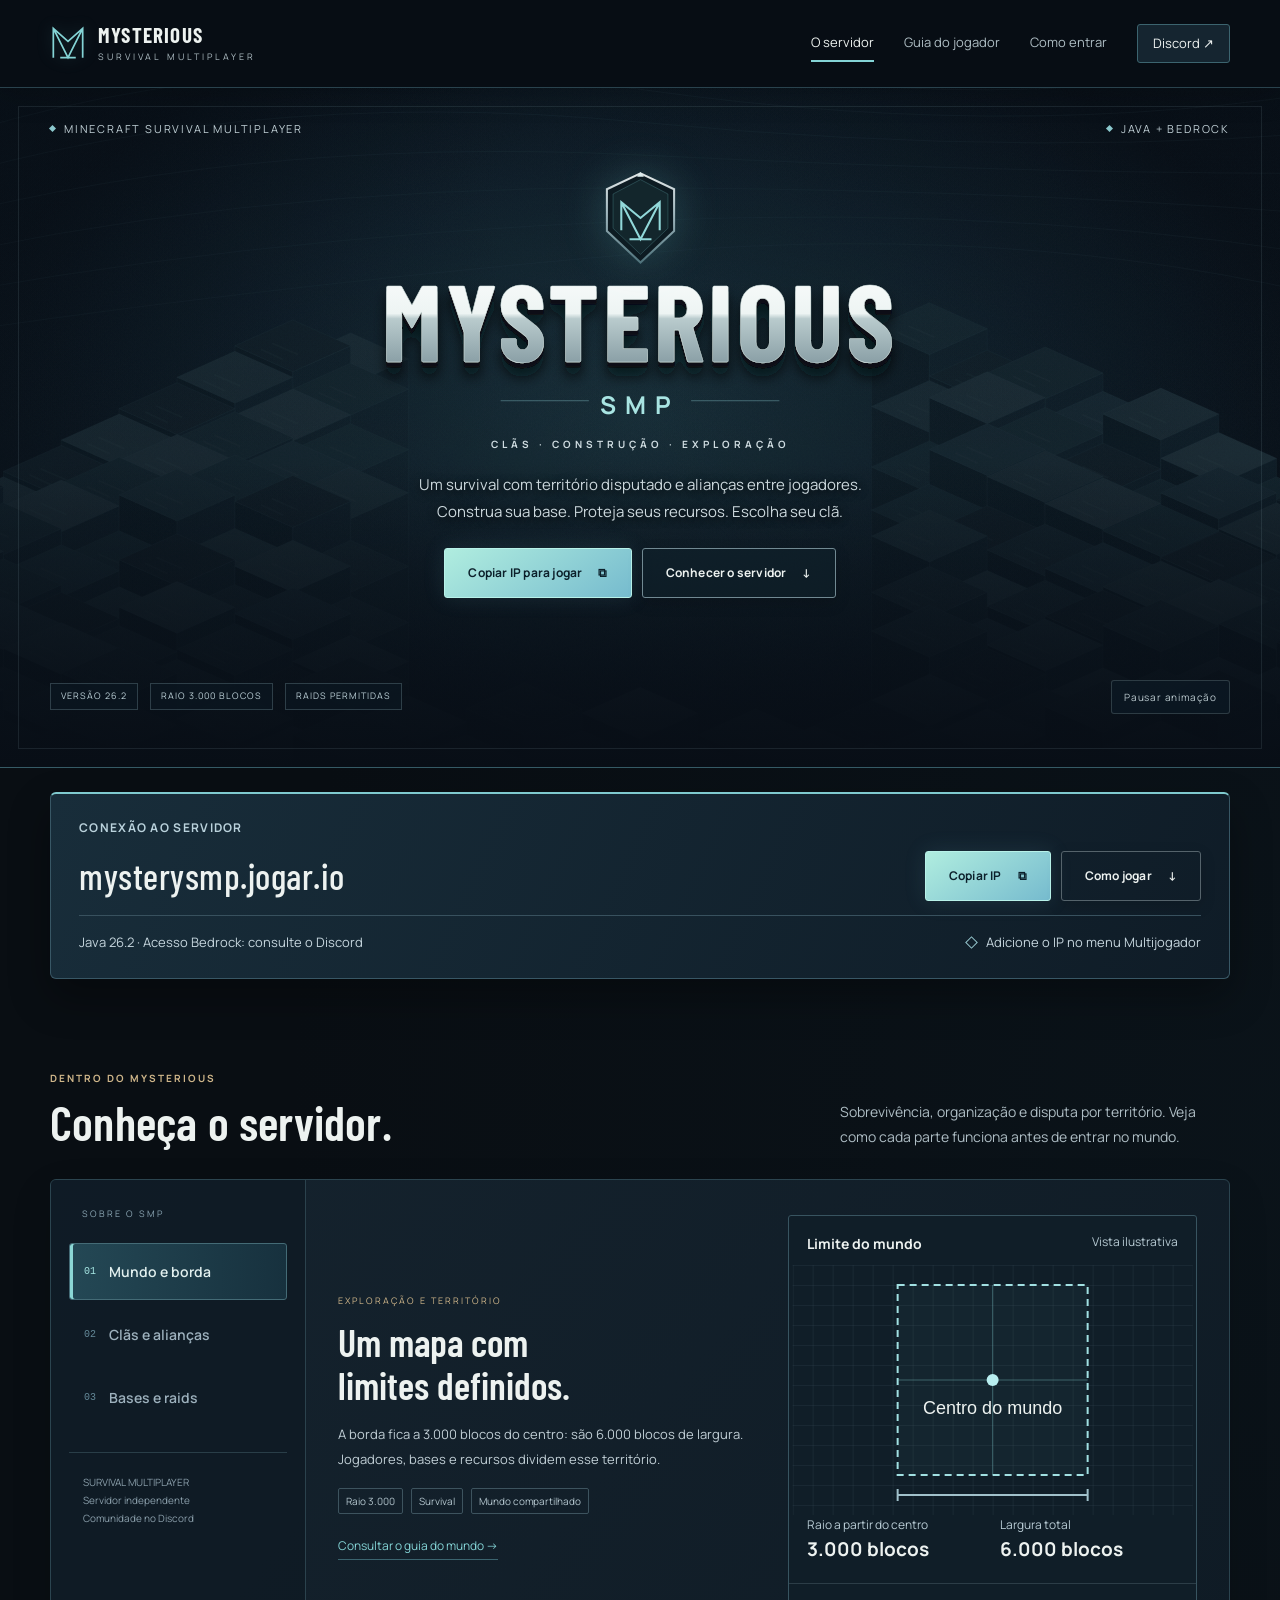
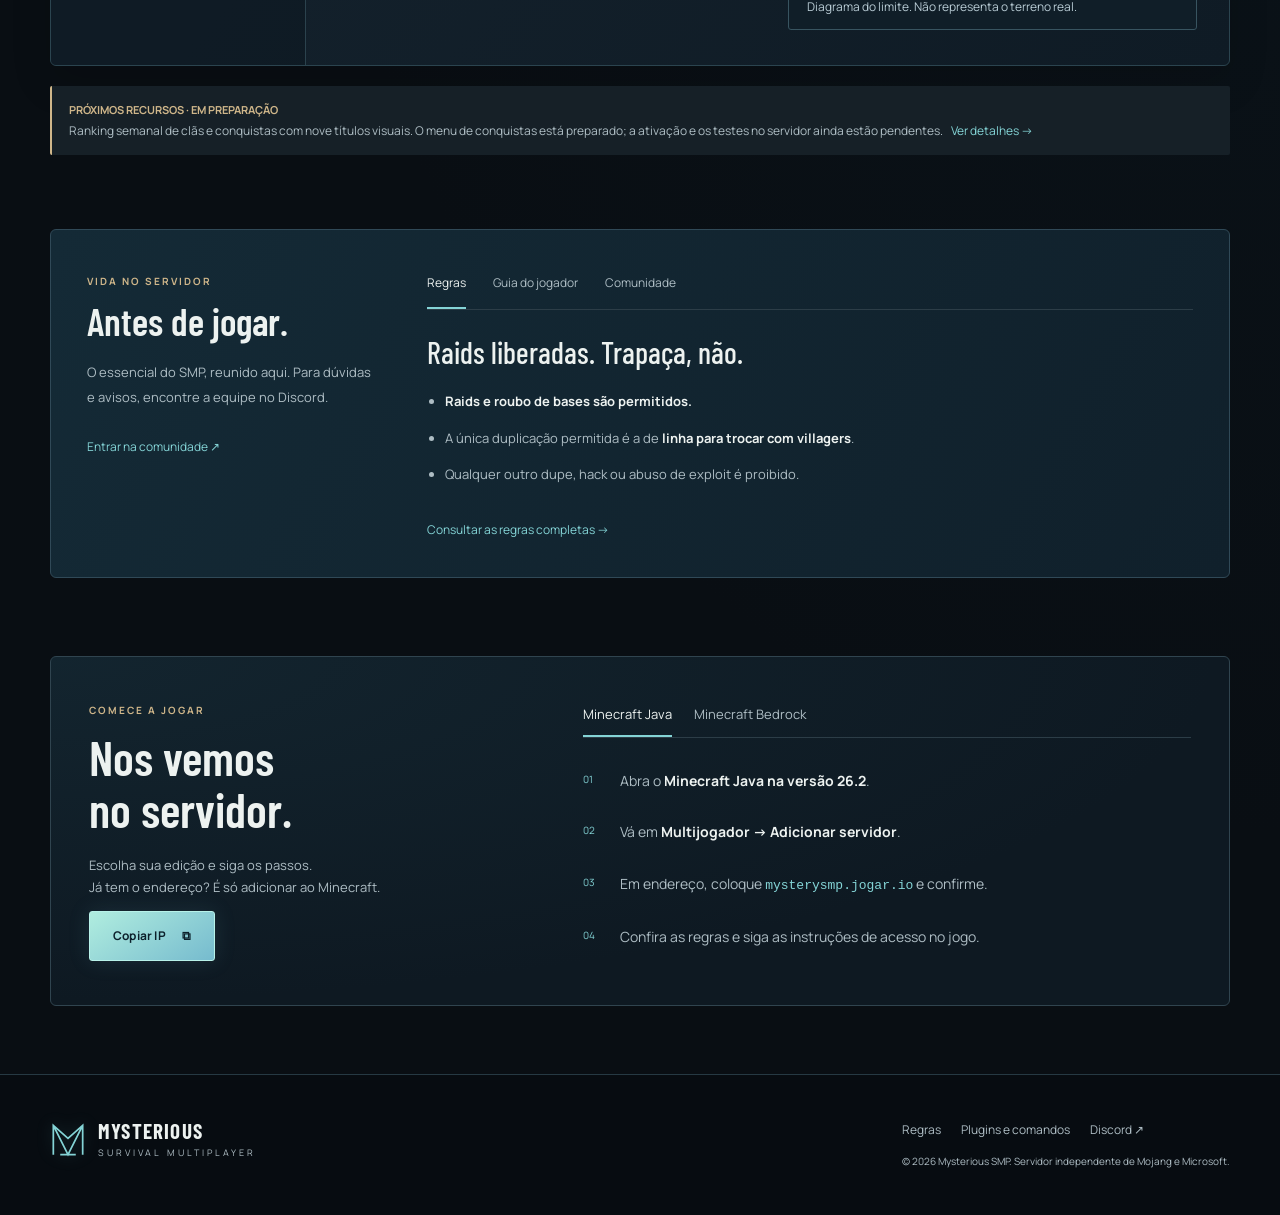
<file: index.html>
<!doctype html><html lang="pt-BR"><head><meta charset="utf-8"><meta name="viewport" content="width=device-width,initial-scale=1"><meta name="theme-color" content="#101316"><meta name="description" content="Mysterious SMP. Survival entre clãs, raids e um mundo com raio de 3.000 blocos. IP mysterysmp.jogar.io."><title>Survival entre clãs — Mysterious SMP</title><link rel="icon" href="favicon-v4.svg"><link rel="preconnect" href="https://fonts.googleapis.com"><link rel="preconnect" href="https://fonts.gstatic.com" crossorigin><link href="https://fonts.googleapis.com/css2?family=Barlow+Condensed:wght@500;600;700&family=Manrope:wght@400;500;600;700&display=swap" rel="stylesheet"><style>
:root{--bg:#101316;--panel:#171c20;--line:#2b3339;--text:#eef1ed;--muted:#a0abb1;--accent:#87d3d6;--warm:#d4a67e;--max:1180px;color-scheme:dark}
*{box-sizing:border-box}html{scroll-behavior:smooth;scroll-padding-top:100px}body{margin:0;background:var(--bg);color:var(--text);font:15px/1.65 'Manrope',sans-serif}a{color:inherit;text-decoration:none}button,input{font:inherit}button,a,input,summary{ -webkit-tap-highlight-color:transparent}button{cursor:pointer}button:disabled{cursor:default}button:focus-visible,a:focus-visible,input:focus-visible,summary:focus-visible{outline:2px solid var(--accent);outline-offset:5px}button{color:inherit}img{max-width:100%}.wrap,.shell{max-width:var(--max);margin:auto;width:calc(100% - 64px)}.skip{position:fixed;left:16px;top:-60px;z-index:100;background:var(--accent);color:#101316;padding:10px}.skip:focus{top:10px}.topbar{height:82px;border-bottom:1px solid var(--line);background:#101316f5;position:sticky;top:0;z-index:30}.topbar>.wrap{height:100%;display:flex;align-items:center;justify-content:space-between;gap:28px}.brand{display:flex;align-items:center;gap:12px;font:700 19px/1.05 'Barlow Condensed',sans-serif;letter-spacing:1.2px}.brand svg{width:36px;height:38px;color:var(--accent)}.brand small{display:block;font:10px/1.5 'Manrope',sans-serif;color:var(--muted);letter-spacing:3.8px;margin-top:4px}.nav{display:flex;align-items:center;gap:30px;font-size:13px}.nav a{color:var(--muted);padding:7px 0;border-bottom:1px solid transparent}.nav a:hover,.nav a[aria-current=page]{color:var(--text);border-color:var(--accent)}.nav .discord{color:var(--text);border:1px solid #465159;padding:8px 15px}.nav-toggle{display:none;background:none;border:1px solid var(--line);padding:8px 13px}.kicker{font-size:10px;letter-spacing:2.4px;text-transform:uppercase;color:var(--accent);font-weight:700}.hero{position:relative;isolation:isolate;min-height:470px;height:min(560px,66vh);overflow:hidden;background:#1c272c}.landscape{position:absolute;z-index:-3;inset:-4%;width:108%;height:108%;max-width:none;object-fit:cover;object-position:center 57%;filter:saturate(.64) brightness(.66);animation:landscape-drift 32s ease-in-out infinite alternate}.hero:after{content:"";position:absolute;inset:0;z-index:-2;background:linear-gradient(0deg,#101316 0%,transparent 48%,#10131662 100%),linear-gradient(90deg,#0b101750,transparent 70%)}.hero-top{display:flex;justify-content:space-between;padding-top:24px;color:#c9d7dd;font-size:10px;letter-spacing:2px}.hero-center{min-height:360px;height:calc(100% - 96px);display:flex;flex-direction:column;align-items:center;justify-content:center;text-align:center;position:relative;padding-bottom:25px}.hero-center .kicker{color:#dce9e9;letter-spacing:5px;margin-bottom:22px}.hero h1{font:600 clamp(60px,8.8vw,126px)/.95 'Barlow Condensed',sans-serif;letter-spacing:4px;margin:0;text-shadow:0 4px 20px #10131655}.hero h1 span{display:flex;align-items:center;justify-content:center;gap:22px;color:var(--accent);font-size:.44em;letter-spacing:16px;margin-top:20px;padding-left:16px}.hero h1 span:before,.hero h1 span:after{content:"";width:64px;height:1px;background:var(--accent);opacity:.65}.hero-description{max-width:490px;margin:28px auto 0;color:#e2e8e8;font-size:15px}.hero-bottom{position:absolute;bottom:38px;left:0;right:0;display:flex;justify-content:space-between;align-items:center;font-size:10px;color:var(--muted)}.motion{background:transparent;border:1px solid #62737866;padding:7px 12px;font-size:10px;letter-spacing:.8px}.dust{position:absolute;inset:0;z-index:-1;pointer-events:none}.dust i{width:3px;height:3px;position:absolute;background:#b5e8e3;left:var(--x);top:100%;opacity:0;animation:float 16s linear infinite;animation-delay:var(--delay)}.play-dock{position:relative;margin-top:-8px;z-index:4;display:grid;grid-template-columns:1fr auto;align-items:center;gap:30px;border-top:1px solid var(--accent);border-bottom:1px solid var(--line);padding:30px 0 33px}.ip-label{font-size:10px;letter-spacing:1.5px;color:var(--muted);margin:0 0 8px}.server-address{font:500 clamp(23px,3.1vw,38px)/1.2 'Barlow Condensed',sans-serif;letter-spacing:.6px;background:none;border:0;padding:0;color:var(--text);width:100%;max-width:520px}.dock-meta{color:var(--muted);font-size:11px;margin-top:8px}.actions{display:flex;gap:10px;align-items:center}.btn{display:inline-flex;justify-content:center;align-items:center;gap:16px;border:1px solid #55636b;padding:13px 21px;background:none;font-size:12px;font-weight:700;transition:background .2s,transform .2s}.btn:hover{background:#263137;transform:translateY(-2px)}.btn.primary{background:var(--accent);color:#101719;border-color:var(--accent)}.btn.primary:hover{background:#b3eaeb}.section-head{display:flex;justify-content:space-between;align-items:end;gap:30px;margin-bottom:30px}.section-head h2{font:500 clamp(32px,4vw,48px)/1.08 'Barlow Condensed',sans-serif;margin:8px 0 0;letter-spacing:.2px}.section-head p{color:var(--muted);max-width:390px;font-size:13px;margin:0}.world-section{padding:80px 0}.world-layout{display:grid;grid-template-columns:1fr 1fr;gap:54px;align-items:start}.map-art{border:1px solid var(--line);position:relative;background:#151b1e;min-height:360px}.map-art svg{display:block;width:100%;height:340px}.map-caption{border-top:1px solid var(--line);display:flex;justify-content:space-between;font-size:10px;letter-spacing:.8px;padding:12px 16px;color:var(--muted)}.world-notes{padding-top:0}.world-note{border-bottom:1px solid var(--line);padding:19px 0}.world-note:first-child{padding-top:0}.world-note h3{font:500 27px/1.2 'Barlow Condensed',sans-serif;margin:0 0 9px;display:flex;justify-content:space-between}.world-note h3 span{font:10px 'Manrope',sans-serif;color:var(--warm);letter-spacing:1px}.world-note p{font-size:13px;color:var(--muted);margin:0}.world-note a{display:inline-block;font-size:11px;color:var(--accent);margin-top:12px}.notice{display:flex;gap:14px;align-items:start;border-left:2px solid var(--warm);padding:13px 17px;background:#1a2024;margin-top:24px;font-size:12px;color:var(--muted)}.notice strong{color:var(--warm)}.community-section{border-top:1px solid var(--line);border-bottom:1px solid var(--line);padding:55px 0}.community-layout{display:grid;grid-template-columns:290px 1fr;gap:55px}.index-label{font:500 34px/1.1 'Barlow Condensed',sans-serif;margin:9px 0 17px}.community-layout>div>p{font-size:13px;color:var(--muted)}.tabs{display:flex;gap:23px;border-bottom:1px solid var(--line);margin-bottom:24px}.tabs button{background:none;border:0;border-bottom:2px solid transparent;padding:0 0 12px;font-size:12px;color:var(--muted)}.tabs button[aria-selected=true]{color:var(--text);border-color:var(--accent)}.tab-panel h3{font:500 27px 'Barlow Condensed',sans-serif;margin:0 0 11px}.tab-panel p{color:var(--muted);font-size:13px}.tab-panel ul{padding-left:18px;color:var(--muted);font-size:13px}.tab-panel li{padding:6px 0}.tab-panel strong{color:var(--text)}.text-link{color:var(--accent);font-size:12px;display:inline-block;margin-top:14px}.join-section{padding:70px 0}.join-layout{display:grid;grid-template-columns:1fr 1.4fr;gap:70px}.join-section h2{font:500 44px/1.08 'Barlow Condensed',sans-serif;margin:10px 0 20px}.edition-tabs{display:flex;gap:22px;border-bottom:1px solid var(--line);margin-bottom:22px}.edition-tabs button{font-size:12px;border:0;background:none;padding:9px 0;color:var(--muted);border-bottom:2px solid transparent}.edition-tabs button[aria-selected=true]{border-color:var(--accent);color:var(--text)}.steps{counter-reset:step;list-style:none;padding:0;margin:0}.steps li{counter-increment:step;position:relative;padding:8px 0 15px 37px;font-size:13px;color:var(--muted)}.steps li:before{content:counter(step,decimal-leading-zero);position:absolute;left:0;color:var(--accent);font-size:10px;top:10px}.steps strong{color:var(--text)}.steps code{color:var(--accent);font-size:13px}.footer{border-top:1px solid var(--line);padding:32px 0}.footer>.wrap{display:flex;justify-content:space-between;gap:30px;align-items:center}.footer p{font-size:10px;color:var(--muted);margin:0}.footer-links{display:flex;gap:20px;font-size:11px;color:var(--muted)}.toast{position:fixed;bottom:22px;left:50%;transform:translate(-50%,10px);opacity:0;background:var(--text);color:var(--bg);padding:12px 20px;font-size:12px;z-index:90;pointer-events:none;transition:.2s;max-width:90vw;text-align:center}.toast.show{opacity:1;transform:translate(-50%,0)}[hidden]{display:none!important}.reveal{animation:enter .65s ease both}.paused .landscape,.paused .dust i{animation-play-state:paused}.guide-intro{padding:56px 0 45px;border-bottom:1px solid var(--line)}.guide-intro .wrap{display:flex;justify-content:space-between;align-items:end;gap:30px}.guide-intro h1{font:500 clamp(40px,5vw,65px)/1.05 'Barlow Condensed',sans-serif;margin:12px 0}.guide-intro p{font-size:13px;color:var(--muted);max-width:450px}.guide-layout{display:grid;grid-template-columns:230px 1fr;gap:58px;padding:45px 0 70px}.guide-sidebar{align-self:start;position:sticky;top:110px}.guide-sidebar label,.side-label{font-size:10px;letter-spacing:1.2px;color:var(--muted)}.search-wrap{margin-top:9px;position:relative}.search-wrap input{width:100%;border:1px solid var(--line);background:var(--panel);color:var(--text);padding:12px 28px 12px 12px;font-size:11px}.search-wrap>span{position:absolute;right:12px;top:10px;color:var(--accent)}.side-label{margin-top:28px}.filters{display:grid;gap:3px}.filter{display:flex;justify-content:space-between;border:0;background:none;padding:10px 12px;text-align:left;font-size:12px;color:var(--muted)}.filter.active{background:#223034;color:var(--accent);border-left:2px solid var(--accent)}.filter:hover{background:#1c2327}.support-card{border-top:1px solid var(--line);margin-top:25px;padding-top:22px}.support-card>span{font-size:9px;letter-spacing:1.4px;color:var(--warm)}.support-card p{font-size:12px;color:var(--muted)}.support-card a{color:var(--accent);font-size:12px}.guide-notice{border-left:2px solid var(--warm);background:#191f23;padding:18px 22px;font-size:12px;color:var(--muted)}.guide-notice strong{color:var(--text)}.guide-notice p{margin:8px 0 0}.results-count{font-size:10px;color:var(--muted);letter-spacing:1px;margin:28px 0 10px}.plugin-entry{border-top:1px solid var(--line);scroll-margin-top:105px}.plugin-entry:last-child{border-bottom:1px solid var(--line)}details summary{list-style:none;cursor:pointer}details summary::-webkit-details-marker{display:none}.plugin-entry summary{display:grid;grid-template-columns:92px 1fr 20px;gap:16px;padding:24px 0;align-items:center}.plugin-category{font-size:9px;letter-spacing:.4px;color:var(--warm)}.plugin-heading strong{display:block;font:500 25px/1.15 'Barlow Condensed',sans-serif}.plugin-heading>span{display:block;color:var(--muted);font-size:11px;margin-top:6px}.expand{color:var(--accent);font-size:22px;font-weight:400}details[open] .expand{transform:rotate(45deg)}.plugin-content{padding:0 0 28px 108px;font-size:13px;color:var(--muted)}.plugin-content p{margin:0 0 17px}.plugin-content strong{color:var(--text)}.plugin-content h3{font:500 22px 'Barlow Condensed',sans-serif;color:var(--text)}code{font-family:monospace;color:var(--accent)}.commands{border-left:1px solid var(--line);margin:18px 0;padding-left:16px}.commands>div{display:flex;flex-direction:column;gap:3px;margin:12px 0}.commands span{font-size:11px}.small-note{font-size:11px}.source-link{font-size:11px;color:var(--accent)}.info-box{background:var(--panel);padding:12px;margin-bottom:17px;display:flex;flex-direction:column;gap:5px}.plugin-tags{display:flex;flex-wrap:wrap;gap:7px;margin:15px 0}.plugin-tags span{border:1px solid var(--line);font-size:10px;padding:4px 8px}.no-results{padding:40px 0}.no-results h2{font:32px 'Barlow Condensed',sans-serif}.faq{margin-top:48px}.faq h2{font:32px 'Barlow Condensed',sans-serif}.faq details{border-top:1px solid var(--line);font-size:13px}.faq summary{padding:18px 0}.faq p{color:var(--muted);font-size:12px}.eyebrow{font-size:10px;color:var(--accent);letter-spacing:1.5px}
@keyframes landscape-drift{from{transform:scale(1)}to{transform:scale(1.04) translate(-1%,.5%)}}@keyframes float{0%{transform:translate(0,0);opacity:0}20%{opacity:.45}80%{opacity:.3}100%{transform:translate(35px,-580px);opacity:0}}@keyframes enter{from{opacity:0;transform:translateY(14px)}to{opacity:1;transform:none}}
@media(max-width:850px){.wrap,.shell{width:calc(100% - 40px)}.nav{gap:18px}.world-layout{gap:30px}.community-layout{grid-template-columns:220px 1fr;gap:30px}.guide-layout{gap:30px;grid-template-columns:200px 1fr}.play-dock{gap:15px}.btn{padding:12px 16px}.join-layout{gap:35px}}
@media(max-width:650px){.topbar{height:68px}.brand{font-size:16px}.brand svg{width:30px}.brand small{font-size:8px}.nav-toggle{display:block}.nav{display:none;position:absolute;top:67px;left:0;right:0;background:#101316;border-bottom:1px solid var(--line);padding:18px 20px;flex-direction:column;align-items:stretch;gap:12px}.nav.open{display:flex}.hero{min-height:490px;height:570px}.hero-top{font-size:8px;letter-spacing:1px}.hero-center{min-height:390px;height:420px}.hero-center .kicker{font-size:8px;letter-spacing:3px}.hero h1{font-size:clamp(47px,13vw,78px);letter-spacing:1px}.hero h1 span{letter-spacing:10px;padding-left:10px}.hero h1 span:before,.hero h1 span:after{width:35px}.hero-description{font-size:12px;max-width:280px}.hero-bottom{bottom:27px;font-size:8px}.play-dock{grid-template-columns:1fr;gap:20px;padding:25px 0}.actions{flex-wrap:wrap}.actions .btn{flex:1}.server-address{font-size:30px}.world-section{padding:50px 0}.section-head{display:block}.section-head p{margin-top:18px}.world-layout{grid-template-columns:1fr;gap:25px}.world-note{padding:20px 0}.world-note:first-child{padding-top:0}.map-art svg{height:290px}.map-art{min-height:0}.community-layout,.join-layout{grid-template-columns:1fr;gap:25px}.community-section{padding:36px 0}.tabs{gap:18px}.join-section{padding:45px 0}.footer>.wrap{align-items:start;flex-direction:column;gap:20px}.guide-intro{padding:35px 0 25px}.guide-intro .wrap{display:block}.guide-layout{grid-template-columns:1fr;padding-top:25px;gap:25px}.guide-sidebar{position:static}.filters{display:flex;flex-wrap:wrap;gap:4px}.filter{padding:8px 10px;font-size:10px;border:1px solid var(--line)}.filter span{display:none}.support-card{display:none}.side-label{margin-top:20px}.plugin-entry summary{grid-template-columns:1fr 18px;gap:7px;padding:20px 0}.plugin-category{grid-column:1;font-size:8px}.plugin-heading{grid-column:1}.expand{grid-column:2;grid-row:1/3}.plugin-content{padding-left:0}.guide-notice{padding:15px}.footer-links{flex-wrap:wrap}.notice{font-size:11px}.tabs button{font-size:11px}}
@media(prefers-reduced-motion:reduce){html{scroll-behavior:auto}*,*:before,*:after{animation:none!important;transition:none!important}}
</style><style id="portal-v6">
:root{--bg:#090e13;--panel:#111c24;--line:#2c3d47;--text:#edf2f0;--muted:#aebdc4;--accent:#84d4d6;--warm:#cfb68a}
body{background:radial-gradient(ellipse at 100% 40%,#10263235,transparent 55%),#090e13;font-size:16px}.topbar{height:88px;background:#080e15f2;border-bottom-color:#29424d;box-shadow:0 6px 30px #0003}.brand{font-size:21px}.brand svg{filter:drop-shadow(0 0 8px #74cccc35)}.brand small{font-size:9px;letter-spacing:3px}.nav a{font-size:13px}.nav .discord{border-color:#3c646f;border-radius:3px;background:#152530}.nav a[aria-current=page]{border-bottom:2px solid var(--accent)}
.portal-hero{height:680px;min-height:0;background:#09121a;position:relative;overflow:hidden;isolation:isolate;border-bottom:1px solid #365b66}.portal-hero .landscape{object-position:center 56%;filter:saturate(.38) brightness(.62) hue-rotate(-18deg);animation-duration:40s}.portal-hero:after{content:"";position:absolute;inset:0;z-index:-2;background:linear-gradient(0deg,#080e16 0%,transparent 45%,#070e164a 100%),linear-gradient(90deg,#09121a66,transparent 40%,#09121a3b)}.portal-hero:before{content:"";position:absolute;inset:18px;z-index:-1;border:1px solid #adced51c;pointer-events:none}.hero-meta{padding-top:32px;display:flex;align-items:center;justify-content:space-between;font-size:10px;letter-spacing:1.8px;color:#bfced4}.hero-meta span:before{content:"";width:5px;height:5px;display:inline-block;background:#8bc8cd;margin:0 9px 2px 0;transform:rotate(45deg)}.portal-center{text-align:center;padding-top:32px;margin:auto;max-width:850px;width:calc(100% - 50px)}.crest{width:83px;height:96px;display:block;margin:0 auto 4px;filter:drop-shadow(0 0 22px #74ced13b)}.server-wordmark{width:100%;max-width:730px;display:block;margin:auto;overflow:visible}.portal-center h1{margin:0;line-height:0}.portal-center .kicker{margin:13px 0 11px;letter-spacing:4px;color:#cfdce1;font-size:10px}.portal-description{font-size:15px;line-height:1.8;color:#ccd8dd;margin:19px auto 23px;max-width:470px;text-shadow:0 2px 10px #000}.portal-actions{justify-content:center}.btn{border-radius:3px;padding:14px 23px;letter-spacing:.2px;box-shadow:0 5px 16px #0002}.btn.primary{background:linear-gradient(145deg,#b0eddf,#76bbce);border:1px solid #b8f2e9;box-shadow:0 0 22px #6fbbcd20;color:#0c202b}.btn.primary:hover{background:linear-gradient(145deg,#d5fff2,#9edce9)}.btn.hero-secondary{border-color:#718992;background:#10212b9c}.portal-bottom{position:absolute;bottom:53px;left:0;right:0;display:flex;justify-content:space-between;align-items:center;font-size:9px;letter-spacing:1px;color:#bac8cd}.motion{border-radius:3px;background:#0d1c2799;padding:8px 12px}.portal-tags{display:flex;gap:12px}.portal-tags span{border:1px solid #718c9659;background:#0b19248c;padding:5px 10px;font-size:9px;color:#bcd0d7;letter-spacing:1px}
.play-dock{margin-top:-30px;background:linear-gradient(115deg,#182d3a,#0f1c27);border:1px solid #385765;border-top:2px solid #7fcacf;border-radius:6px;padding:25px 30px;box-shadow:0 18px 42px #0005;gap:30px;min-height:141px}.dock-meta{font-size:11px;color:#a7bdc8}.server-address{font-size:38px;letter-spacing:1px}.ip-label{font-size:10px;color:#93b6c0}.dock-status{display:flex;align-items:center;gap:10px;font-size:11px;color:#bdd0d8;margin-bottom:10px}.dock-status:before{content:"";width:7px;height:7px;border:1px solid #96c7ce;transform:rotate(45deg)}
.world-section{padding:84px 0 74px}.section-head h2{font-size:48px;font-weight:600}.section-head p{font-size:14px;line-height:1.8}.section-head .kicker,.community-layout .kicker,.join-section .kicker{color:var(--warm);letter-spacing:2px}.world-console{display:grid;grid-template-columns:255px 1fr;border:1px solid #2b444f;border-radius:6px;background:linear-gradient(130deg,#15232e,#0f1b25);overflow:hidden;box-shadow:0 16px 40px #0002}.world-tablist{padding:27px 18px;border-right:1px solid #2b424d;background:#0d1923b3;display:flex;flex-direction:column;gap:6px}.console-label{font-size:9px;letter-spacing:2px;color:#8ba6b3;padding:0 13px;margin:0 0 15px}.world-tab{border:1px solid transparent;background:none;text-align:left;padding:16px 14px;border-radius:3px;display:flex;gap:13px;align-items:center;font-size:14px;font-weight:600;color:#9db1bd}.world-tab>span{font:10px monospace;color:#648998}.world-tab[aria-selected=true]{background:linear-gradient(90deg,#244855,#17313e);color:#e2f0ef;border-color:#446b76;box-shadow:inset 3px 0 #8bd7d5}.world-tab[aria-selected=true]>span{color:#a5e5e2}.world-tab:hover{border-color:#38505d}.console-foot{font-size:10px;color:#8b9fab;line-height:1.8;padding:20px 14px 0;border-top:1px solid #293e48;margin-top:20px}.world-panel{display:grid;grid-template-columns:1.05fr 1fr;align-items:center;gap:20px;padding:35px 32px;min-height:365px}.world-panel h3{font:600 38px/1.12 'Barlow Condensed',sans-serif;margin:10px 0 16px}.world-panel p{font-size:13px;color:#b4c3cb;line-height:1.85;margin:0 0 17px}.panel-tag{font-size:9px;letter-spacing:2px;color:var(--warm)}.world-panel .text-link{border-bottom:1px solid #3b646f;padding-bottom:3px;margin-top:3px}.map-art{border-color:#385460;background:#101e28;border-radius:3px;min-height:0}.map-art svg{height:260px}.map-caption{padding:10px;font-size:8px;letter-spacing:.2px}.panel-art{height:260px;display:flex;align-items:center;justify-content:center;background:radial-gradient(ellipse,#22455366,transparent 70%);position:relative}.panel-art:after{content:"";position:absolute;inset:20px;border:1px solid #31515c;clip-path:polygon(15% 0,85% 0,100% 15%,100% 85%,85% 100%,15% 100%,0 85%,0 15%)}.panel-art svg{width:220px;height:220px;position:relative;z-index:1}.feature-line{display:flex;flex-wrap:wrap;gap:8px;margin:17px 0}.feature-line span{font-size:10px;color:#b5c7cf;border:1px solid #3d535e;padding:4px 7px;border-radius:2px}.notice{margin-top:20px;background:#162027;border-left-color:var(--warm);border-radius:2px;line-height:1.8}.notice strong{font-size:11px}
.community-section{border-top:0;border-bottom:0;padding:0;background:none}.community-layout{padding:36px;background:linear-gradient(120deg,#142a36,#10202b);border:1px solid #304957;border-radius:6px;gap:50px;margin-bottom:10px;width:calc(100% - 64px)}.index-label{font-size:38px;font-weight:600}.community-layout>div>p,.tab-panel p,.tab-panel ul{font-size:13px;line-height:1.9}.tabs{gap:27px}.tabs button{font-size:12px;padding:7px 0 14px}.tab-panel h3{font-size:30px}.join-section{padding:68px 0}.join-layout{border:1px solid #30444f;border-radius:6px;padding:38px;gap:60px;background:radial-gradient(ellipse at 0 0,#1d3c4955,transparent 70%),#0e1922}.join-section h2{font-weight:600;font-size:48px}.steps li{font-size:14px;line-height:1.9;padding-bottom:17px}.edition-tabs button{font-size:13px}.footer{padding:45px 0;background:#070c11;border-top-color:#263943}.footer>.wrap{align-items:start}.footer p{font-size:10px;line-height:1.9;margin-top:12px}.footer-links{font-size:12px}
.guide-intro{background:linear-gradient(90deg,#09121aee,#102431db),url(background-v6.svg) center 40%/cover;border-bottom:1px solid #38525f;padding:50px 0}.guide-intro h1{font-size:64px;font-weight:600;letter-spacing:.2px}.guide-intro p{font-size:14px;line-height:1.8}.guide-intro .kicker{color:var(--warm)}.guide-layout{gap:35px;grid-template-columns:250px 1fr}.guide-sidebar{background:linear-gradient(145deg,#14232e,#101c26);padding:22px;border:1px solid #30444e;border-radius:5px}.guide-sidebar label,.side-label{font-size:10px}.search-wrap input{border-radius:3px;background:#0b1720;border-color:#3b535f;font-size:12px}.filters{gap:4px}.filter{border-radius:3px;font-size:12px;padding:11px 10px}.filter.active{background:#20414d;color:#c0efec;border-left-color:#89d4d2}.support-card{font-size:12px}.guide-notice{border:1px solid #364a54;border-left:3px solid var(--warm);border-radius:4px;background:#16232c;padding:22px;font-size:13px;line-height:1.8}.results-count{font-size:11px}.plugin-entry{border:1px solid #2e424d;border-radius:4px;background:linear-gradient(95deg,#15252f,#111d26);margin:10px 0;overflow:hidden}.plugin-entry summary{padding:24px 22px;grid-template-columns:95px 1fr 20px}.plugin-heading strong{font-size:27px;font-weight:600}.plugin-heading>span{font-size:12px}.plugin-category{color:#d0bb91;font-size:9px}.plugin-content{padding:0 25px 26px 134px;font-size:14px;line-height:1.8}.plugin-content .commands{background:#0b1821;padding:15px;border:1px solid #2a444f;border-radius:3px}.commands>div{margin:7px 0 14px}.commands span{font-size:12px}.small-note{font-size:12px}.faq{padding:27px;background:#101d26;border:1px solid #30444e;border-radius:5px}.faq h2{font-weight:600;font-size:36px}.faq p{font-size:13px;line-height:1.8}
@media(max-width:1000px){.world-console{grid-template-columns:210px 1fr}.world-panel{grid-template-columns:1fr;padding:28px;gap:20px}.world-panel .map-art,.panel-art{max-width:100%}.world-panel .map-art svg{height:235px}.panel-art{height:220px}.world-tab{font-size:12px}.world-panel{min-height:470px}.community-layout{gap:30px}.portal-hero{height:660px}.world-panel p{font-size:14px}}
@media(max-width:650px){.topbar{height:72px}.nav{top:71px;background:#0a151e}.brand{font-size:17px}.brand small{font-size:8px;letter-spacing:2px}.portal-hero{height:670px}.portal-hero:before{inset:10px}.hero-meta{padding-top:23px;font-size:8px;letter-spacing:.8px}.hero-meta span:before{margin-right:5px;width:4px;height:4px}.portal-center{width:calc(100% - 34px);padding-top:43px}.crest{height:86px;width:74px;margin-bottom:12px}.server-wordmark{width:100%;max-width:480px}.portal-center .kicker{font-size:8px;letter-spacing:2.1px;margin-top:20px}.portal-description{font-size:12px;padding:0 15px;line-height:1.9;margin-top:18px;margin-bottom:23px}.portal-actions{flex-direction:column;gap:11px;max-width:235px;margin:auto}.portal-actions .btn{width:100%;padding:12px 20px}.portal-bottom{bottom:41px;align-items:start;gap:10px;flex-direction:column;font-size:8px}.portal-tags{gap:6px}.portal-tags span{font-size:8px;padding:3px 7px}.motion{font-size:9px}.play-dock{margin-top:-22px;border-radius:4px;padding:23px 20px;gap:20px}.server-address{font-size:29px}.dock-meta{font-size:10px;line-height:1.8}.dock-status{font-size:10px}.play-dock .actions .btn{padding:12px 13px;font-size:11px}.world-section{padding:52px 0}.section-head h2{font-size:37px}.section-head p{font-size:13px}.world-console{grid-template-columns:1fr}.world-tablist{flex-direction:row;flex-wrap:wrap;padding:16px;gap:7px;border-right:0;border-bottom:1px solid #30464e}.console-label{width:100%;padding:0;font-size:8px;margin-bottom:6px}.world-tab{padding:10px 9px;flex:1;justify-content:center;gap:6px;font-size:10px}.world-tab>span{font-size:8px}.console-foot{display:none}.world-panel{padding:24px 20px;min-height:0;gap:20px}.world-panel h3{font-size:34px}.world-panel p{font-size:13px}.map-art svg{height:230px}.map-caption{font-size:7px}.panel-art{height:220px}.community-layout{width:calc(100% - 40px);padding:25px 20px;gap:20px}.index-label{font-size:34px}.tabs{gap:17px}.tabs button{font-size:10px}.join-layout{padding:25px 20px;gap:30px}.join-section h2{font-size:40px}.join-section{padding:42px 0}.steps li{font-size:13px}.guide-intro{padding:35px 0}.guide-intro h1{font-size:48px}.guide-intro p{font-size:13px}.guide-sidebar{padding:18px}.guide-layout{grid-template-columns:1fr;gap:24px}.plugin-entry summary{grid-template-columns:1fr 18px;padding:20px 18px}.plugin-category{grid-column:1;font-size:8px}.plugin-heading{grid-column:1}.expand{grid-row:1/3;grid-column:2}.plugin-content{padding:0 18px 24px;font-size:13px}.plugin-heading strong{font-size:25px}.plugin-heading>span{font-size:11px}.guide-notice{padding:18px;font-size:12px}.faq{padding:20px}.faq h2{font-size:30px}.filters{gap:5px}.filter{font-size:10px;padding:8px 10px}.community-layout .tab-panel p{font-size:12px}}
.world-panel:not([hidden]){animation:enter .35s ease both}.portal-hero .landscape{filter:none;opacity:.92;object-position:center center}</style><style id="readability-v7">
.play-dock{margin-top:24px;grid-template-columns:minmax(0,1fr) auto;gap:14px 28px;min-height:0;padding:25px 28px}
.play-dock .ip-label{grid-column:1/-1;margin:0;font-size:12px;line-height:1.5;font-weight:700;letter-spacing:1.3px;color:#bad2dc}
.play-dock .server-address{min-width:0;max-width:none;height:50px;font-size:36px;line-height:50px;letter-spacing:.5px}
.play-dock .actions{margin:0;align-items:center;gap:10px}
.dock-foot{grid-column:1/-1;display:flex;justify-content:space-between;gap:12px 24px;border-top:1px solid #38515e;padding-top:16px}
.play-dock .dock-meta,.play-dock .dock-status{margin:0;font-size:13px;line-height:1.6;color:#c5d5dd}
.map-heading{display:flex;justify-content:space-between;gap:12px;padding:16px 18px 0;color:#edf2f0;font-size:14px;font-weight:700}
.map-heading span{font-size:12px;font-weight:400;color:#b8cbd4}
.map-art svg{height:auto;aspect-ratio:400/250;max-height:250px;margin:10px 0 0}
.map-metrics{display:grid;grid-template-columns:1fr 1fr;gap:16px;padding:0 18px 18px}
.map-metrics span{display:block;color:#b8cbd4;font-size:12px;line-height:1.6}
.map-metrics strong{display:block;font-family:Manrope,sans-serif;font-size:19px;line-height:1.6;color:#edf2f0}
.map-art .map-caption{display:block;margin:0;padding:13px 18px;font-size:12px;line-height:1.6;letter-spacing:0;color:#b8cbd4}
.hero-meta,.portal-tags{font-size:11px}.world-tab{font-size:14px}.world-panel p{color:#c0ced5}
@media(max-width:850px){.play-dock{grid-template-columns:1fr}.play-dock .actions{justify-content:flex-start}.dock-foot{flex-direction:column;gap:6px}.play-dock .server-address{font-size:34px}}
@media(max-width:650px){.play-dock{margin-top:20px;padding:22px 20px;gap:12px}.play-dock .server-address{font-size:29px;height:42px;line-height:42px}.play-dock .actions .btn{font-size:13px;padding:13px 16px}.play-dock .dock-meta,.play-dock .dock-status{font-size:12px}.hero-meta,.portal-tags{font-size:10px}.map-art svg{height:auto}.map-metrics{gap:12px}.map-metrics strong{font-size:18px}.map-heading{flex-wrap:wrap}}
</style></head><body><a class="skip" href="#principal">Pular para o conteúdo</a><header class="topbar"><div class="wrap"><a class="brand" href="index.html?v=7" aria-label="Mysterious SMP — início"><svg viewBox="0 0 40 44" fill="none" aria-hidden="true"><path d="M3 39V5l17 15L37 5v34M3 5l17 34L37 5M11 39h18" stroke="currentColor" stroke-width="2"/></svg><span>MYSTERIOUS<small>SURVIVAL MULTIPLAYER</small></span></a><button class="nav-toggle" aria-expanded="false" aria-controls="nav">Menu</button><nav class="nav" id="nav" aria-label="Navegação principal"><a href="index.html?v=7" aria-current="page">O servidor</a><a href="plugins.html?v=7" >Guia do jogador</a><a href="index.html?v=7#entrar">Como entrar</a><a class="discord" href="https://discord.gg/eRbtBKewQ" target="_blank" rel="noopener noreferrer">Discord ↗</a></nav></div></header><main id="principal"><section class="portal-hero"><img class="landscape" src="background-v6.svg" alt="" fetchpriority="high"><div class="dust" aria-hidden="true"><i style="--x:12%;--delay:-0s"></i><i style="--x:28%;--delay:-3s"></i><i style="--x:40%;--delay:-6s"></i><i style="--x:58%;--delay:-9s"></i><i style="--x:72%;--delay:-12s"></i><i style="--x:86%;--delay:-15s"></i></div><div class="wrap hero-meta"><span>MINECRAFT SURVIVAL MULTIPLAYER</span><span>JAVA + BEDROCK</span></div><div class="portal-center"><svg class="crest" viewBox="0 0 120 140" aria-hidden="true"><defs><linearGradient id="crest-metal" x2="0" y2="1"><stop stop-color="#e2e7e7"/><stop offset=".45" stop-color="#a1b8bf"/><stop offset="1" stop-color="#4f727b"/></linearGradient></defs><path d="M60 5 109 28v61l-49 46L11 89V28Z" fill="#0d1b22" stroke="url(#crest-metal)" stroke-width="3"/><path d="m60 14 40 21v50l-40 38-40-38V35Z" fill="#13262c" stroke="#77c9cd" stroke-opacity=".35"/><path d="M32 88V47l28 23 28-23v41M32 47l28 54 28-54M44 101h32" fill="none" stroke="#91d8d9" stroke-width="3"/><path d="m60 3-5 7h10Z" fill="#dceced"/></svg><h1 aria-label="Mysterious SMP"><svg viewBox="0 0 1100 230" class="server-wordmark" aria-hidden="true"><defs><linearGradient id="name-metal" x1="0" y1="0" x2="0" y2="1"><stop stop-color="#fff"/><stop offset=".46" stop-color="#edf4f3"/><stop offset=".5" stop-color="#b9cbcd"/><stop offset="1" stop-color="#738a93"/></linearGradient><filter id="name-shadow" x="-.1" y="-.2" width="1.2" height="1.5"><feDropShadow dx="0" dy="7" stdDeviation="0" flood-color="#071116"/><feDropShadow dx="0" dy="14" stdDeviation="10" flood-color="#030b10" flood-opacity=".7"/></filter></defs><g filter="url(#name-shadow)" font-family="Barlow Condensed,sans-serif" text-anchor="middle"><text x="550" y="139" font-size="164" font-weight="700" letter-spacing="5" fill="url(#name-metal)" stroke="#d7e6e3" stroke-width=".7">MYSTERIOUS</text></g><path d="M340 197h133m154 0h133" stroke="#8bcad0" stroke-opacity=".6"/><text x="550" y="217" text-anchor="middle" fill="#a8e4e2" font-family="Manrope,sans-serif" font-size="37" font-weight="700" letter-spacing="14">SMP</text></svg></h1><p class="kicker">CLÃS · CONSTRUÇÃO · EXPLORAÇÃO</p><p class="portal-description">Um survival com território disputado e alianças entre jogadores.<br>Construa sua base. Proteja seus recursos. Escolha seu clã.</p><div class="actions portal-actions"><button class="btn primary" data-copy="mysterysmp.jogar.io">Copiar IP para jogar <span aria-hidden="true">⧉</span></button><a class="btn hero-secondary" href="#servidor">Conhecer o servidor <span aria-hidden="true">↓</span></a></div></div><div class="wrap portal-bottom"><div class="portal-tags"><span>VERSÃO 26.2</span><span>RAIO 3.000 BLOCOS</span><span>RAIDS PERMITIDAS</span></div><button class="motion" aria-pressed="false">Pausar animação</button></div></section><div class="wrap"><section class="play-dock" aria-label="Conexão ao servidor"><p class="ip-label">CONEXÃO AO SERVIDOR</p><input class="server-address" aria-label="Endereço do servidor" value="mysterysmp.jogar.io" readonly><div class="actions"><button class="btn primary" data-copy="mysterysmp.jogar.io">Copiar IP <span aria-hidden="true">⧉</span></button><a class="btn" href="#entrar">Como jogar <span aria-hidden="true">↓</span></a></div><div class="dock-foot"><p class="dock-meta">Java 26.2 · Acesso Bedrock: consulte o Discord</p><p class="dock-status">Adicione o IP no menu Multijogador</p></div></section><section class="world-section" id="servidor"><div class="section-head"><div><span class="kicker">DENTRO DO MYSTERIOUS</span><h2>Conheça o servidor.</h2></div><p>Sobrevivência, organização e disputa por território. Veja como cada parte funciona antes de entrar no mundo.</p></div><div class="world-console"><div class="world-tablist" role="tablist" aria-label="Conheça o SMP" aria-orientation="vertical"><p class="console-label">SOBRE O SMP</p><button role="tab" class="world-tab" id="world-tab" aria-controls="world-panel" aria-selected="true"><span>01</span> Mundo e borda</button><button role="tab" class="world-tab" id="clans-tab" aria-controls="clans-panel" aria-selected="false" tabindex="-1"><span>02</span> Clãs e alianças</button><button role="tab" class="world-tab" id="raids-tab" aria-controls="raids-panel" aria-selected="false" tabindex="-1"><span>03</span> Bases e raids</button><div class="console-foot">SURVIVAL MULTIPLAYER<br>Servidor independente<br>Comunidade no Discord</div></div><div><div class="world-panel" role="tabpanel" id="world-panel" aria-labelledby="world-tab"><div><span class="panel-tag">EXPLORAÇÃO E TERRITÓRIO</span><h3>Um mapa com<br>limites definidos.</h3><p>A borda fica a 3.000 blocos do centro: são 6.000 blocos de largura. Jogadores, bases e recursos dividem esse território.</p><div class="feature-line"><span>Raio 3.000</span><span>Survival</span><span>Mundo compartilhado</span></div><a class="text-link" href="plugins.html?v=7#mundo">Consultar o guia do mundo →</a></div><div class="map-art"><div class="map-heading">Limite do mundo <span>Vista ilustrativa</span></div><svg viewBox="0 0 400 250" role="img" aria-label="Borda quadrada do mundo com o centro marcado" xmlns="http://www.w3.org/2000/svg"><defs><pattern id="grid" width="20" height="20" patternUnits="userSpaceOnUse"><path d="M20 0H0V20" fill="none" stroke="#52717e" stroke-opacity=".25"/></pattern></defs><rect width="400" height="250" fill="url(#grid)"/><rect x="105" y="20" width="190" height="190" fill="#84d4d609" stroke="#a1e0e2" stroke-width="2" stroke-dasharray="7 5"/><path d="M200 20V210M105 115H295" stroke="#84d4d6" stroke-opacity=".35"/><circle cx="200" cy="115" r="6" fill="#b8eef0"/><text x="200" y="149" text-anchor="middle" fill="#edf2f0" font-family="sans-serif" font-size="18">Centro do mundo</text><path d="M105 230H295M105 224v12M295 224v12" stroke="#a1c1cb" stroke-width="2"/></svg><div class="map-metrics"><div><span>Raio a partir do centro</span><strong>3.000 blocos</strong></div><div><span>Largura total</span><strong>6.000 blocos</strong></div></div><p class="map-caption">Diagrama do limite. Não representa o terreno real.</p></div></div><div class="world-panel" role="tabpanel" id="clans-panel" aria-labelledby="clans-tab" hidden><div><span class="panel-tag">ORGANIZAÇÃO ENTRE JOGADORES</span><h3>Faça parte<br>de um clã.</h3><p>Crie seu grupo, convide integrantes e use o chat do clã. Os cargos definem quem pode organizar convites e membros.</p><div class="feature-line"><span>Convites</span><span>Chat do clã</span><span>Cargos internos</span></div><a class="text-link" href="plugins.html?v=7#byteclans">Ver comandos e cargos →</a></div><div class="panel-art"><svg viewBox="0 0 240 220" aria-hidden="true"><defs><linearGradient id="banner" x2="0" y2="1"><stop stop-color="#50717e"/><stop offset="1" stop-color="#19303d"/></linearGradient></defs><g stroke="#8fcad1" fill="url(#banner)" stroke-width="1.5"><path d="M19 49h59v99l-29 24-30-24Z" opacity=".55"/><path d="M162 49h59v99l-29 24-30-24Z" opacity=".55"/><path d="M76 24h88v135l-44 35-44-35Z"/></g><g fill="none" stroke="#aacfd1" stroke-width="2"><path d="M94 126V73l26 25 26-25v53M94 73l26 77 26-77"/></g><g stroke="#6c99aa" fill="#0e202b"><circle cx="48" cy="73" r="9"/><circle cx="192" cy="73" r="9"/></g><path d="M20 191h57m86 0h57" stroke="#5a7b89"/><path d="m120 201 5 5-5 5-5-5Z" fill="#8bcdcd"/></svg></div></div><div class="world-panel" role="tabpanel" id="raids-panel" aria-labelledby="raids-tab" hidden><div><span class="panel-tag">CONSTRUÇÃO E DISPUTA</span><h3>Sua base precisa<br>de estratégia.</h3><p>Raids e roubo de bases são permitidos. O registro de ações ajuda a equipe a investigar problemas; ele não protege automaticamente seu terreno.</p><div class="feature-line"><span>Raids permitidas</span><span>Roubo permitido</span><span>Hacks proibidos</span></div><a class="text-link" href="plugins.html?v=7#regras">Consultar as regras →</a></div><div class="panel-art"><svg viewBox="0 0 240 220" aria-hidden="true"><g fill="#182f3d" stroke="#789ca8" stroke-width="1.5"><path d="m120 25 68 40v99l-68 40-68-40V65Z"/><path d="m52 65 68 40 68-40M120 105v99"/><path d="m52 98 68 40 68-40M52 131l68 40 68-40"/></g><path d="m90 109 16-15 25 14-16 16Z" fill="#8ec5cc"/><path d="m115 124 38 54" stroke="#b2b6a3" stroke-width="7"/><path d="m134 82 14-15 25 14-16 16Z" fill="#698c9e"/><path d="m157 97-63 80" stroke="#cdbb94" stroke-width="7"/><path d="m44 176 22 13m108 0 22-13" stroke="#77a1af" stroke-width="1.5"/><path d="m120 8 5 5-5 5-5-5Z" fill="#85cbca"/></svg></div></div></div></div><div class="notice"><div><strong>PRÓXIMOS RECURSOS · EM PREPARAÇÃO</strong><br>Ranking semanal de clãs e conquistas com nove títulos visuais. O menu de conquistas está preparado; a ativação e os testes no servidor ainda estão pendentes. <a class="text-link" href="plugins.html?v=7#conquistas" style="margin:0 0 0 6px">Ver detalhes →</a></div></div></section></div><section class="community-section" id="regras"><div class="wrap community-layout"><div><span class="kicker">VIDA NO SERVIDOR</span><h2 class="index-label">Antes de jogar.</h2><p>O essencial do SMP, reunido aqui. Para dúvidas e avisos, encontre a equipe no Discord.</p><a class="text-link" href="https://discord.gg/eRbtBKewQ" target="_blank" rel="noopener noreferrer">Entrar na comunidade ↗</a></div><div><div class="tabs" role="tablist" aria-label="Informações do SMP"><button role="tab" id="tab-rules" aria-controls="panel-rules" aria-selected="true">Regras</button><button role="tab" id="tab-guide" aria-controls="panel-guide" aria-selected="false" tabindex="-1">Guia do jogador</button><button role="tab" id="tab-community" aria-controls="panel-community" aria-selected="false" tabindex="-1">Comunidade</button></div><div class="tab-panel" id="panel-rules" role="tabpanel" aria-labelledby="tab-rules"><h3>Raids liberadas. Trapaça, não.</h3><ul><li><strong>Raids e roubo de bases são permitidos.</strong></li><li>A única duplicação permitida é a de <strong>linha para trocar com villagers</strong>.</li><li>Qualquer outro dupe, hack ou abuso de exploit é proibido.</li></ul><a class="text-link" href="plugins.html?v=7#regras">Consultar as regras completas →</a></div><div class="tab-panel" id="panel-guide" role="tabpanel" aria-labelledby="tab-guide" hidden><h3>Encontre o comando certo.</h3><p>O guia reúne informações de clãs, skins, poses, combate e conexão. Pesquise pelo nome do recurso ou pelo comando que precisa.</p><a class="text-link" href="plugins.html?v=7">Abrir guia de plugins e comandos →</a></div><div class="tab-panel" id="panel-community" role="tabpanel" aria-labelledby="tab-community" hidden><h3>Mostre o que você está construindo.</h3><p>Compartilhe prints da sua base, procure integrantes para o clã, combine trocas ou peça ajuda. Avisos e orientações da equipe ficam no Discord.</p><a class="text-link" href="https://discord.gg/eRbtBKewQ" target="_blank" rel="noopener noreferrer">Abrir Discord ↗</a></div></div></div></section><section class="join-section wrap" id="entrar"><div class="join-layout"><div><span class="kicker">COMECE A JOGAR</span><h2>Nos vemos<br>no servidor.</h2><p style="color:var(--muted);font-size:13px">Escolha sua edição e siga os passos.<br>Já tem o endereço? É só adicionar ao Minecraft.</p><button class="btn primary" data-copy="mysterysmp.jogar.io">Copiar IP <span aria-hidden="true">⧉</span></button></div><div><div class="edition-tabs" role="tablist" aria-label="Edição do Minecraft"><button role="tab" id="tab-java" aria-controls="panel-java" aria-selected="true">Minecraft Java</button><button role="tab" id="tab-bedrock" aria-controls="panel-bedrock" aria-selected="false" tabindex="-1">Minecraft Bedrock</button></div><div class="tab-panel" role="tabpanel" id="panel-java" aria-labelledby="tab-java"><ol class="steps"><li>Abra o <strong>Minecraft Java na versão 26.2</strong>.</li><li>Vá em <strong>Multijogador → Adicionar servidor</strong>.</li><li>Em endereço, coloque <code>mysterysmp.jogar.io</code> e confirme.</li><li>Confira as regras e siga as instruções de acesso no jogo.</li></ol></div><div class="tab-panel" role="tabpanel" id="panel-bedrock" aria-labelledby="tab-bedrock" hidden><ol class="steps"><li>O SMP utiliza <strong>Geyser e Floodgate</strong> para conexão Bedrock.</li><li>Confirme com a equipe o <strong>endereço, a porta e a versão compatível</strong> antes de adicionar o servidor.</li><li>Não é necessário instalar Geyser no seu dispositivo.</li></ol><a class="text-link" href="https://discord.gg/eRbtBKewQ" target="_blank" rel="noopener noreferrer">Pedir os dados de conexão no Discord ↗</a></div></div></div></section></main><footer class="footer"><div class="wrap"><a class="brand" href="index.html?v=7" aria-label="Mysterious SMP — início"><svg viewBox="0 0 40 44" fill="none" aria-hidden="true"><path d="M3 39V5l17 15L37 5v34M3 5l17 34L37 5M11 39h18" stroke="currentColor" stroke-width="2"/></svg><span>MYSTERIOUS<small>SURVIVAL MULTIPLAYER</small></span></a><div><div class="footer-links"><a href="plugins.html?v=7#regras">Regras</a><a href="plugins.html?v=7">Plugins e comandos</a><a href="https://discord.gg/eRbtBKewQ" target="_blank" rel="noopener noreferrer">Discord ↗</a></div><p>© 2026 Mysterious SMP. Servidor independente de Mojang e Microsoft.</p></div></div></footer><div class="toast" role="status" aria-live="polite"></div><script>
const $=(s,r=document)=>r.querySelector(s),$$=(s,r=document)=>[...r.querySelectorAll(s)];
let toastTimer;function toast(msg){const t=$('.toast');t.textContent=msg;t.classList.add('show');clearTimeout(toastTimer);toastTimer=setTimeout(()=>t.classList.remove('show'),3600)}
$$('[data-copy]').forEach(b=>b.addEventListener('click',async()=>{const ip=b.dataset.copy;try{await navigator.clipboard.writeText(ip);toast('Endereço copiado: '+ip)}catch{const field=$('.server-address');if(field){field.focus();field.select();try{if(document.execCommand('copy')){toast('Endereço copiado: '+ip);return}}catch{}}toast('Selecione e copie o endereço: '+ip)}}));
$('.nav-toggle')?.addEventListener('click',()=>{const b=$('.nav-toggle'),n=$('.nav');const open=b.getAttribute('aria-expanded')!=='true';b.setAttribute('aria-expanded',String(open));n.classList.toggle('open',open);b.textContent=open?'Fechar':'Menu'});
$$('.nav a').forEach(a=>a.addEventListener('click',()=>{const b=$('.nav-toggle');$('.nav').classList.remove('open');b?.setAttribute('aria-expanded','false');if(b)b.textContent='Menu'}));
$('.motion')?.addEventListener('click',()=>{const paused=document.body.classList.toggle('paused');$('.motion').setAttribute('aria-pressed',String(paused));$('.motion').textContent=paused?'Retomar animação':'Pausar animação'});
$$('[role=tablist]').forEach(list=>{const buttons=$$('[role=tab]',list);function activate(b){buttons.forEach(x=>{const active=x===b;x.setAttribute('aria-selected',String(active));x.tabIndex=active?0:-1;document.getElementById(x.getAttribute('aria-controls')).hidden=!active})}buttons.forEach((b,i)=>{b.addEventListener('click',()=>activate(b));b.addEventListener('keydown',e=>{let next;if(e.key==='ArrowRight'||e.key==='ArrowDown')next=(i+1)%buttons.length;if(e.key==='ArrowLeft'||e.key==='ArrowUp')next=(i-1+buttons.length)%buttons.length;if(e.key==='Home')next=0;if(e.key==='End')next=buttons.length-1;if(next!==undefined){e.preventDefault();activate(buttons[next]);buttons[next].focus()}})})});
let category='Todos';const entries=$$('.plugin-entry');function filter(){const term=($('#plugin-search')?.value||'').normalize('NFD').replace(/[\u0300-\u036f]/g,'').toLowerCase();let count=0;entries.forEach(e=>{const text=e.textContent.normalize('NFD').replace(/[\u0300-\u036f]/g,'').toLowerCase();const show=(category==='Todos'||e.dataset.category===category)&&text.includes(term);e.hidden=!show;if(show)count++;if(term&&show)$('details',e).open=true});if($('.results-count'))$('.results-count').textContent=count+(count===1?' tópico':' tópicos');if($('.no-results'))$('.no-results').hidden=count!==0}$('#plugin-search')?.addEventListener('input',filter);$$('.filter').forEach(b=>b.addEventListener('click',()=>{category=b.dataset.filter;$$('.filter').forEach(x=>{x.classList.toggle('active',x===b);x.setAttribute('aria-pressed',String(x===b))});filter()}));
function anchor(){if(!location.hash)return;const id=decodeURIComponent(location.hash.slice(1)),e=document.getElementById(id);if(e?.classList.contains('plugin-entry')){category='Todos';if($('#plugin-search'))$('#plugin-search').value='';$$('.filter').forEach(b=>{b.classList.toggle('active',b.dataset.filter==='Todos');b.setAttribute('aria-pressed',String(b.dataset.filter==='Todos'))});filter();$('details',e).open=true;e.scrollIntoView({block:'start'})}}addEventListener('hashchange',anchor);anchor();
</script></body></html>
</file>
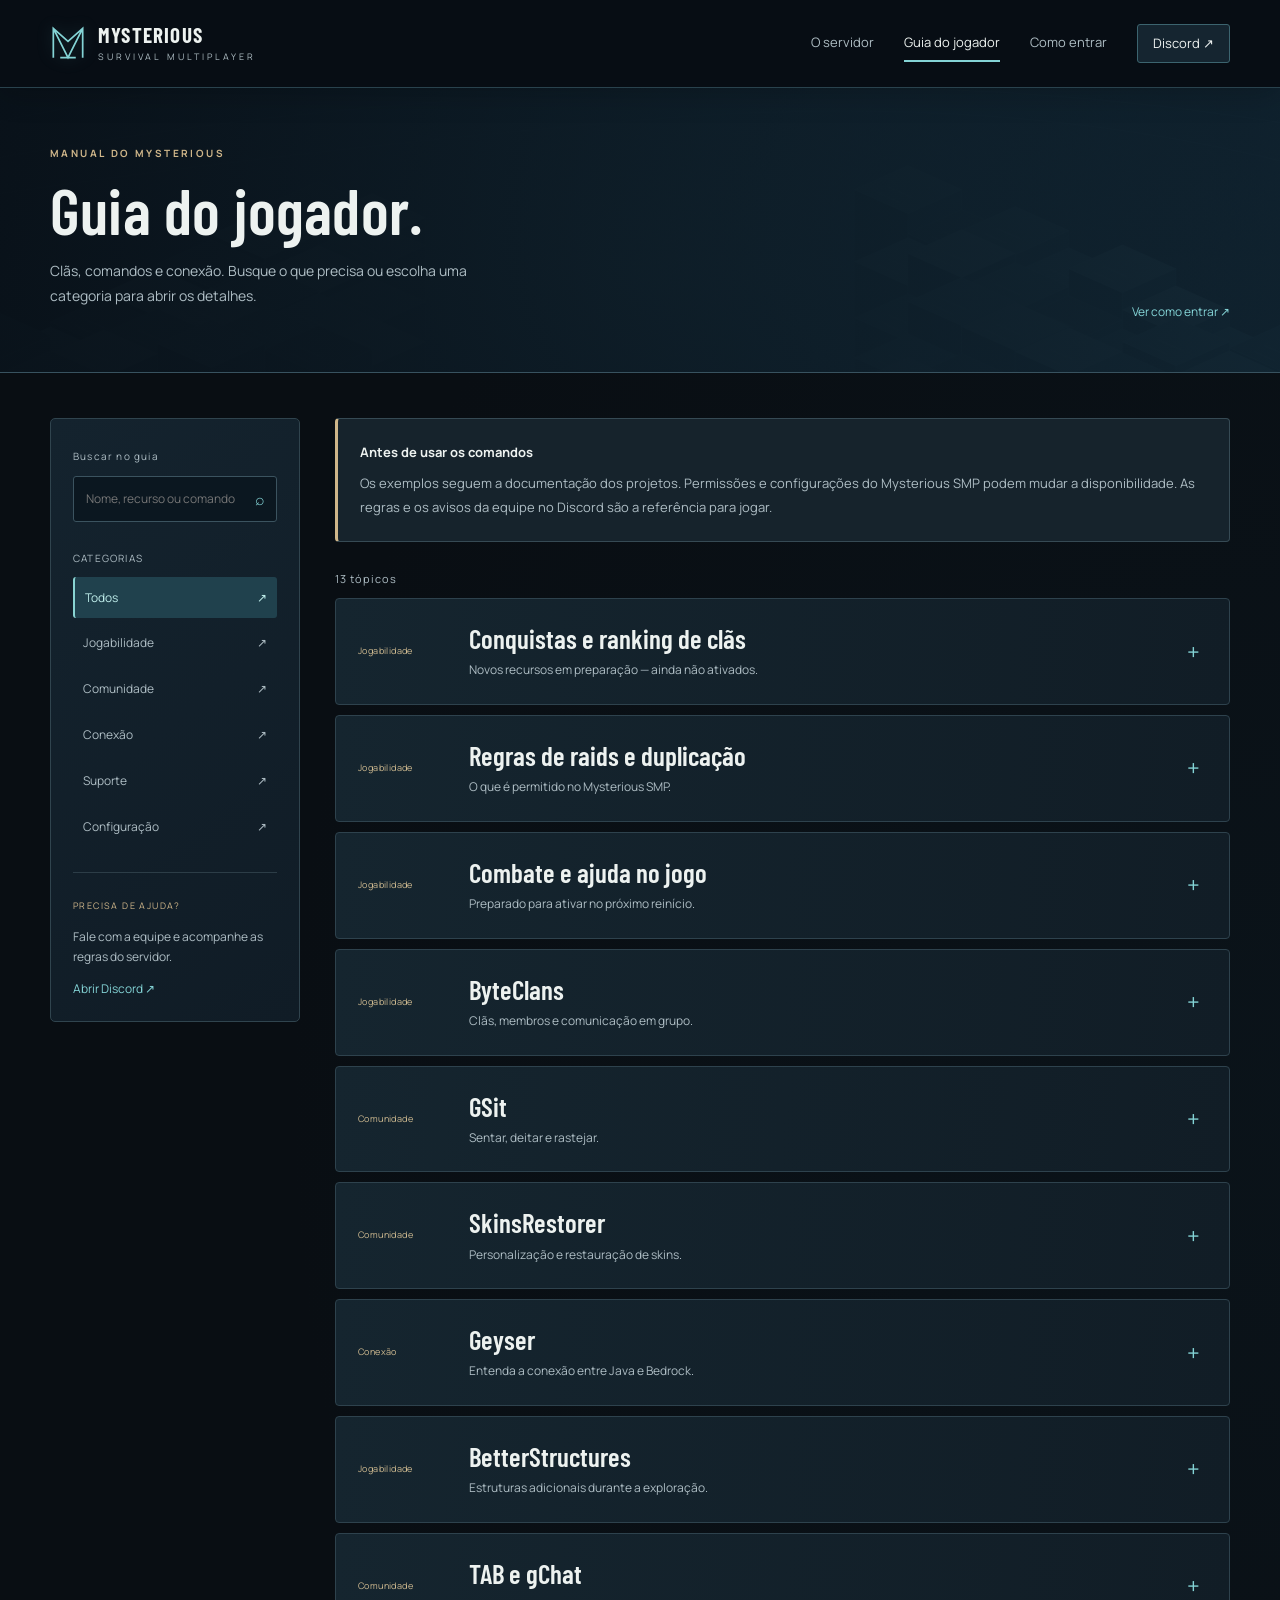
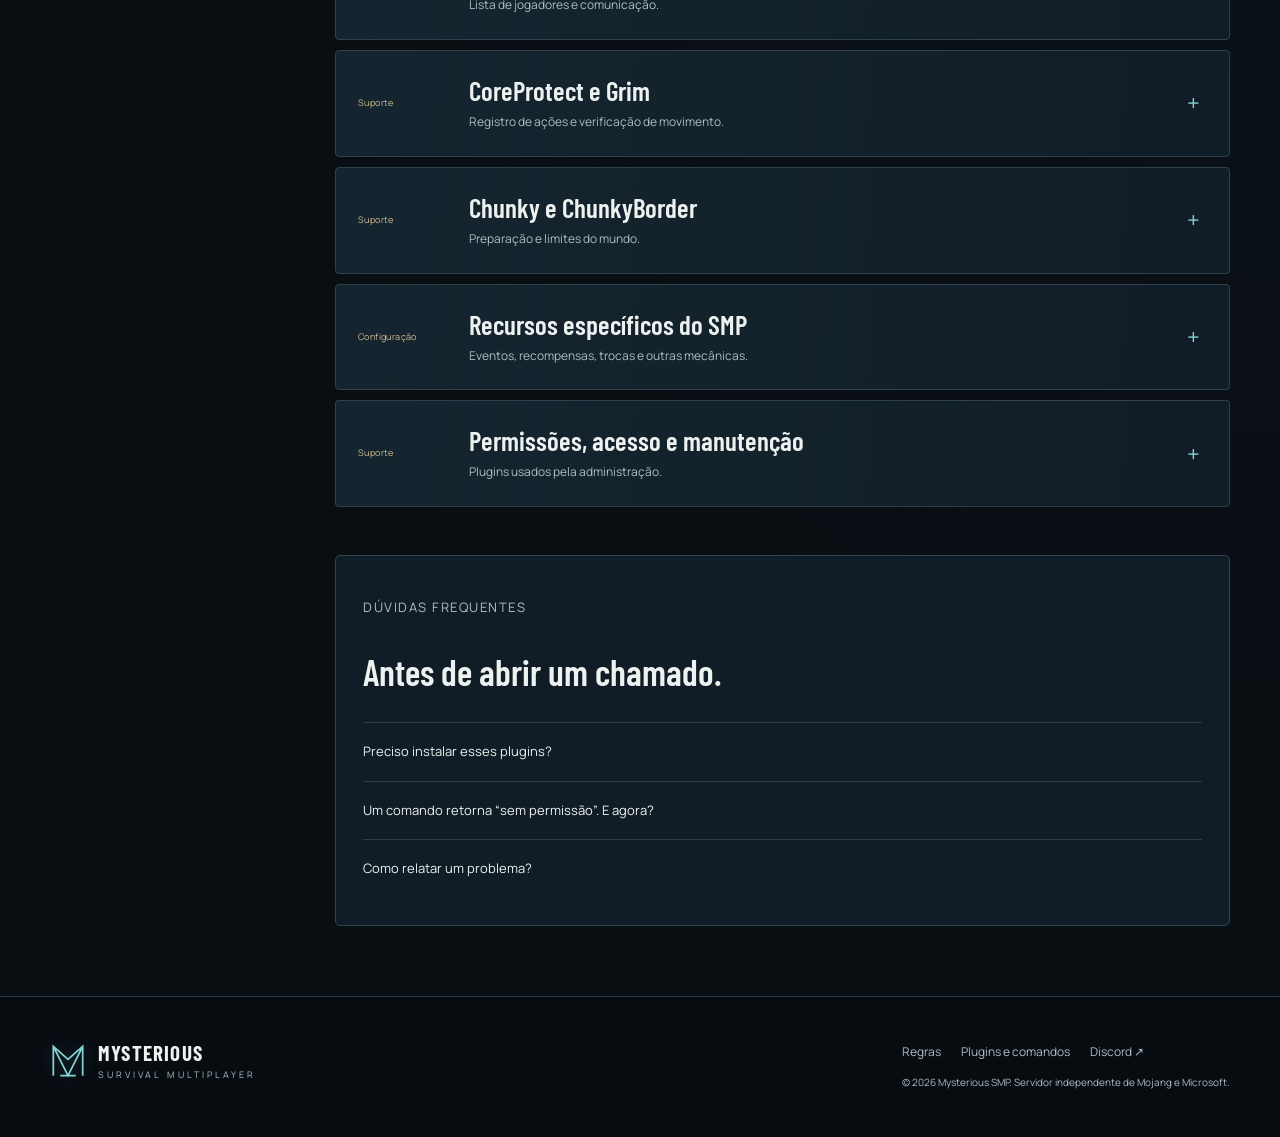
<file: plugins.html>
<!doctype html><html lang="pt-BR"><head><meta charset="utf-8"><meta name="viewport" content="width=device-width,initial-scale=1"><meta name="theme-color" content="#101316"><meta name="description" content="Mysterious SMP. Survival entre clãs, raids e um mundo com raio de 3.000 blocos. IP mysterysmp.jogar.io."><title>Guia do jogador — Mysterious SMP</title><link rel="icon" href="favicon-v4.svg"><link rel="preconnect" href="https://fonts.googleapis.com"><link rel="preconnect" href="https://fonts.gstatic.com" crossorigin><link href="https://fonts.googleapis.com/css2?family=Barlow+Condensed:wght@500;600;700&family=Manrope:wght@400;500;600;700&display=swap" rel="stylesheet"><style>
:root{--bg:#101316;--panel:#171c20;--line:#2b3339;--text:#eef1ed;--muted:#a0abb1;--accent:#87d3d6;--warm:#d4a67e;--max:1180px;color-scheme:dark}
*{box-sizing:border-box}html{scroll-behavior:smooth;scroll-padding-top:100px}body{margin:0;background:var(--bg);color:var(--text);font:15px/1.65 'Manrope',sans-serif}a{color:inherit;text-decoration:none}button,input{font:inherit}button,a,input,summary{ -webkit-tap-highlight-color:transparent}button{cursor:pointer}button:disabled{cursor:default}button:focus-visible,a:focus-visible,input:focus-visible,summary:focus-visible{outline:2px solid var(--accent);outline-offset:5px}button{color:inherit}img{max-width:100%}.wrap,.shell{max-width:var(--max);margin:auto;width:calc(100% - 64px)}.skip{position:fixed;left:16px;top:-60px;z-index:100;background:var(--accent);color:#101316;padding:10px}.skip:focus{top:10px}.topbar{height:82px;border-bottom:1px solid var(--line);background:#101316f5;position:sticky;top:0;z-index:30}.topbar>.wrap{height:100%;display:flex;align-items:center;justify-content:space-between;gap:28px}.brand{display:flex;align-items:center;gap:12px;font:700 19px/1.05 'Barlow Condensed',sans-serif;letter-spacing:1.2px}.brand svg{width:36px;height:38px;color:var(--accent)}.brand small{display:block;font:10px/1.5 'Manrope',sans-serif;color:var(--muted);letter-spacing:3.8px;margin-top:4px}.nav{display:flex;align-items:center;gap:30px;font-size:13px}.nav a{color:var(--muted);padding:7px 0;border-bottom:1px solid transparent}.nav a:hover,.nav a[aria-current=page]{color:var(--text);border-color:var(--accent)}.nav .discord{color:var(--text);border:1px solid #465159;padding:8px 15px}.nav-toggle{display:none;background:none;border:1px solid var(--line);padding:8px 13px}.kicker{font-size:10px;letter-spacing:2.4px;text-transform:uppercase;color:var(--accent);font-weight:700}.hero{position:relative;isolation:isolate;min-height:470px;height:min(560px,66vh);overflow:hidden;background:#1c272c}.landscape{position:absolute;z-index:-3;inset:-4%;width:108%;height:108%;max-width:none;object-fit:cover;object-position:center 57%;filter:saturate(.64) brightness(.66);animation:landscape-drift 32s ease-in-out infinite alternate}.hero:after{content:"";position:absolute;inset:0;z-index:-2;background:linear-gradient(0deg,#101316 0%,transparent 48%,#10131662 100%),linear-gradient(90deg,#0b101750,transparent 70%)}.hero-top{display:flex;justify-content:space-between;padding-top:24px;color:#c9d7dd;font-size:10px;letter-spacing:2px}.hero-center{min-height:360px;height:calc(100% - 96px);display:flex;flex-direction:column;align-items:center;justify-content:center;text-align:center;position:relative;padding-bottom:25px}.hero-center .kicker{color:#dce9e9;letter-spacing:5px;margin-bottom:22px}.hero h1{font:600 clamp(60px,8.8vw,126px)/.95 'Barlow Condensed',sans-serif;letter-spacing:4px;margin:0;text-shadow:0 4px 20px #10131655}.hero h1 span{display:flex;align-items:center;justify-content:center;gap:22px;color:var(--accent);font-size:.44em;letter-spacing:16px;margin-top:20px;padding-left:16px}.hero h1 span:before,.hero h1 span:after{content:"";width:64px;height:1px;background:var(--accent);opacity:.65}.hero-description{max-width:490px;margin:28px auto 0;color:#e2e8e8;font-size:15px}.hero-bottom{position:absolute;bottom:38px;left:0;right:0;display:flex;justify-content:space-between;align-items:center;font-size:10px;color:var(--muted)}.motion{background:transparent;border:1px solid #62737866;padding:7px 12px;font-size:10px;letter-spacing:.8px}.dust{position:absolute;inset:0;z-index:-1;pointer-events:none}.dust i{width:3px;height:3px;position:absolute;background:#b5e8e3;left:var(--x);top:100%;opacity:0;animation:float 16s linear infinite;animation-delay:var(--delay)}.play-dock{position:relative;margin-top:-8px;z-index:4;display:grid;grid-template-columns:1fr auto;align-items:center;gap:30px;border-top:1px solid var(--accent);border-bottom:1px solid var(--line);padding:30px 0 33px}.ip-label{font-size:10px;letter-spacing:1.5px;color:var(--muted);margin:0 0 8px}.server-address{font:500 clamp(23px,3.1vw,38px)/1.2 'Barlow Condensed',sans-serif;letter-spacing:.6px;background:none;border:0;padding:0;color:var(--text);width:100%;max-width:520px}.dock-meta{color:var(--muted);font-size:11px;margin-top:8px}.actions{display:flex;gap:10px;align-items:center}.btn{display:inline-flex;justify-content:center;align-items:center;gap:16px;border:1px solid #55636b;padding:13px 21px;background:none;font-size:12px;font-weight:700;transition:background .2s,transform .2s}.btn:hover{background:#263137;transform:translateY(-2px)}.btn.primary{background:var(--accent);color:#101719;border-color:var(--accent)}.btn.primary:hover{background:#b3eaeb}.section-head{display:flex;justify-content:space-between;align-items:end;gap:30px;margin-bottom:30px}.section-head h2{font:500 clamp(32px,4vw,48px)/1.08 'Barlow Condensed',sans-serif;margin:8px 0 0;letter-spacing:.2px}.section-head p{color:var(--muted);max-width:390px;font-size:13px;margin:0}.world-section{padding:80px 0}.world-layout{display:grid;grid-template-columns:1fr 1fr;gap:54px;align-items:start}.map-art{border:1px solid var(--line);position:relative;background:#151b1e;min-height:360px}.map-art svg{display:block;width:100%;height:340px}.map-caption{border-top:1px solid var(--line);display:flex;justify-content:space-between;font-size:10px;letter-spacing:.8px;padding:12px 16px;color:var(--muted)}.world-notes{padding-top:0}.world-note{border-bottom:1px solid var(--line);padding:19px 0}.world-note:first-child{padding-top:0}.world-note h3{font:500 27px/1.2 'Barlow Condensed',sans-serif;margin:0 0 9px;display:flex;justify-content:space-between}.world-note h3 span{font:10px 'Manrope',sans-serif;color:var(--warm);letter-spacing:1px}.world-note p{font-size:13px;color:var(--muted);margin:0}.world-note a{display:inline-block;font-size:11px;color:var(--accent);margin-top:12px}.notice{display:flex;gap:14px;align-items:start;border-left:2px solid var(--warm);padding:13px 17px;background:#1a2024;margin-top:24px;font-size:12px;color:var(--muted)}.notice strong{color:var(--warm)}.community-section{border-top:1px solid var(--line);border-bottom:1px solid var(--line);padding:55px 0}.community-layout{display:grid;grid-template-columns:290px 1fr;gap:55px}.index-label{font:500 34px/1.1 'Barlow Condensed',sans-serif;margin:9px 0 17px}.community-layout>div>p{font-size:13px;color:var(--muted)}.tabs{display:flex;gap:23px;border-bottom:1px solid var(--line);margin-bottom:24px}.tabs button{background:none;border:0;border-bottom:2px solid transparent;padding:0 0 12px;font-size:12px;color:var(--muted)}.tabs button[aria-selected=true]{color:var(--text);border-color:var(--accent)}.tab-panel h3{font:500 27px 'Barlow Condensed',sans-serif;margin:0 0 11px}.tab-panel p{color:var(--muted);font-size:13px}.tab-panel ul{padding-left:18px;color:var(--muted);font-size:13px}.tab-panel li{padding:6px 0}.tab-panel strong{color:var(--text)}.text-link{color:var(--accent);font-size:12px;display:inline-block;margin-top:14px}.join-section{padding:70px 0}.join-layout{display:grid;grid-template-columns:1fr 1.4fr;gap:70px}.join-section h2{font:500 44px/1.08 'Barlow Condensed',sans-serif;margin:10px 0 20px}.edition-tabs{display:flex;gap:22px;border-bottom:1px solid var(--line);margin-bottom:22px}.edition-tabs button{font-size:12px;border:0;background:none;padding:9px 0;color:var(--muted);border-bottom:2px solid transparent}.edition-tabs button[aria-selected=true]{border-color:var(--accent);color:var(--text)}.steps{counter-reset:step;list-style:none;padding:0;margin:0}.steps li{counter-increment:step;position:relative;padding:8px 0 15px 37px;font-size:13px;color:var(--muted)}.steps li:before{content:counter(step,decimal-leading-zero);position:absolute;left:0;color:var(--accent);font-size:10px;top:10px}.steps strong{color:var(--text)}.steps code{color:var(--accent);font-size:13px}.footer{border-top:1px solid var(--line);padding:32px 0}.footer>.wrap{display:flex;justify-content:space-between;gap:30px;align-items:center}.footer p{font-size:10px;color:var(--muted);margin:0}.footer-links{display:flex;gap:20px;font-size:11px;color:var(--muted)}.toast{position:fixed;bottom:22px;left:50%;transform:translate(-50%,10px);opacity:0;background:var(--text);color:var(--bg);padding:12px 20px;font-size:12px;z-index:90;pointer-events:none;transition:.2s;max-width:90vw;text-align:center}.toast.show{opacity:1;transform:translate(-50%,0)}[hidden]{display:none!important}.reveal{animation:enter .65s ease both}.paused .landscape,.paused .dust i{animation-play-state:paused}.guide-intro{padding:56px 0 45px;border-bottom:1px solid var(--line)}.guide-intro .wrap{display:flex;justify-content:space-between;align-items:end;gap:30px}.guide-intro h1{font:500 clamp(40px,5vw,65px)/1.05 'Barlow Condensed',sans-serif;margin:12px 0}.guide-intro p{font-size:13px;color:var(--muted);max-width:450px}.guide-layout{display:grid;grid-template-columns:230px 1fr;gap:58px;padding:45px 0 70px}.guide-sidebar{align-self:start;position:sticky;top:110px}.guide-sidebar label,.side-label{font-size:10px;letter-spacing:1.2px;color:var(--muted)}.search-wrap{margin-top:9px;position:relative}.search-wrap input{width:100%;border:1px solid var(--line);background:var(--panel);color:var(--text);padding:12px 28px 12px 12px;font-size:11px}.search-wrap>span{position:absolute;right:12px;top:10px;color:var(--accent)}.side-label{margin-top:28px}.filters{display:grid;gap:3px}.filter{display:flex;justify-content:space-between;border:0;background:none;padding:10px 12px;text-align:left;font-size:12px;color:var(--muted)}.filter.active{background:#223034;color:var(--accent);border-left:2px solid var(--accent)}.filter:hover{background:#1c2327}.support-card{border-top:1px solid var(--line);margin-top:25px;padding-top:22px}.support-card>span{font-size:9px;letter-spacing:1.4px;color:var(--warm)}.support-card p{font-size:12px;color:var(--muted)}.support-card a{color:var(--accent);font-size:12px}.guide-notice{border-left:2px solid var(--warm);background:#191f23;padding:18px 22px;font-size:12px;color:var(--muted)}.guide-notice strong{color:var(--text)}.guide-notice p{margin:8px 0 0}.results-count{font-size:10px;color:var(--muted);letter-spacing:1px;margin:28px 0 10px}.plugin-entry{border-top:1px solid var(--line);scroll-margin-top:105px}.plugin-entry:last-child{border-bottom:1px solid var(--line)}details summary{list-style:none;cursor:pointer}details summary::-webkit-details-marker{display:none}.plugin-entry summary{display:grid;grid-template-columns:92px 1fr 20px;gap:16px;padding:24px 0;align-items:center}.plugin-category{font-size:9px;letter-spacing:.4px;color:var(--warm)}.plugin-heading strong{display:block;font:500 25px/1.15 'Barlow Condensed',sans-serif}.plugin-heading>span{display:block;color:var(--muted);font-size:11px;margin-top:6px}.expand{color:var(--accent);font-size:22px;font-weight:400}details[open] .expand{transform:rotate(45deg)}.plugin-content{padding:0 0 28px 108px;font-size:13px;color:var(--muted)}.plugin-content p{margin:0 0 17px}.plugin-content strong{color:var(--text)}.plugin-content h3{font:500 22px 'Barlow Condensed',sans-serif;color:var(--text)}code{font-family:monospace;color:var(--accent)}.commands{border-left:1px solid var(--line);margin:18px 0;padding-left:16px}.commands>div{display:flex;flex-direction:column;gap:3px;margin:12px 0}.commands span{font-size:11px}.small-note{font-size:11px}.source-link{font-size:11px;color:var(--accent)}.info-box{background:var(--panel);padding:12px;margin-bottom:17px;display:flex;flex-direction:column;gap:5px}.plugin-tags{display:flex;flex-wrap:wrap;gap:7px;margin:15px 0}.plugin-tags span{border:1px solid var(--line);font-size:10px;padding:4px 8px}.no-results{padding:40px 0}.no-results h2{font:32px 'Barlow Condensed',sans-serif}.faq{margin-top:48px}.faq h2{font:32px 'Barlow Condensed',sans-serif}.faq details{border-top:1px solid var(--line);font-size:13px}.faq summary{padding:18px 0}.faq p{color:var(--muted);font-size:12px}.eyebrow{font-size:10px;color:var(--accent);letter-spacing:1.5px}
@keyframes landscape-drift{from{transform:scale(1)}to{transform:scale(1.04) translate(-1%,.5%)}}@keyframes float{0%{transform:translate(0,0);opacity:0}20%{opacity:.45}80%{opacity:.3}100%{transform:translate(35px,-580px);opacity:0}}@keyframes enter{from{opacity:0;transform:translateY(14px)}to{opacity:1;transform:none}}
@media(max-width:850px){.wrap,.shell{width:calc(100% - 40px)}.nav{gap:18px}.world-layout{gap:30px}.community-layout{grid-template-columns:220px 1fr;gap:30px}.guide-layout{gap:30px;grid-template-columns:200px 1fr}.play-dock{gap:15px}.btn{padding:12px 16px}.join-layout{gap:35px}}
@media(max-width:650px){.topbar{height:68px}.brand{font-size:16px}.brand svg{width:30px}.brand small{font-size:8px}.nav-toggle{display:block}.nav{display:none;position:absolute;top:67px;left:0;right:0;background:#101316;border-bottom:1px solid var(--line);padding:18px 20px;flex-direction:column;align-items:stretch;gap:12px}.nav.open{display:flex}.hero{min-height:490px;height:570px}.hero-top{font-size:8px;letter-spacing:1px}.hero-center{min-height:390px;height:420px}.hero-center .kicker{font-size:8px;letter-spacing:3px}.hero h1{font-size:clamp(47px,13vw,78px);letter-spacing:1px}.hero h1 span{letter-spacing:10px;padding-left:10px}.hero h1 span:before,.hero h1 span:after{width:35px}.hero-description{font-size:12px;max-width:280px}.hero-bottom{bottom:27px;font-size:8px}.play-dock{grid-template-columns:1fr;gap:20px;padding:25px 0}.actions{flex-wrap:wrap}.actions .btn{flex:1}.server-address{font-size:30px}.world-section{padding:50px 0}.section-head{display:block}.section-head p{margin-top:18px}.world-layout{grid-template-columns:1fr;gap:25px}.world-note{padding:20px 0}.world-note:first-child{padding-top:0}.map-art svg{height:290px}.map-art{min-height:0}.community-layout,.join-layout{grid-template-columns:1fr;gap:25px}.community-section{padding:36px 0}.tabs{gap:18px}.join-section{padding:45px 0}.footer>.wrap{align-items:start;flex-direction:column;gap:20px}.guide-intro{padding:35px 0 25px}.guide-intro .wrap{display:block}.guide-layout{grid-template-columns:1fr;padding-top:25px;gap:25px}.guide-sidebar{position:static}.filters{display:flex;flex-wrap:wrap;gap:4px}.filter{padding:8px 10px;font-size:10px;border:1px solid var(--line)}.filter span{display:none}.support-card{display:none}.side-label{margin-top:20px}.plugin-entry summary{grid-template-columns:1fr 18px;gap:7px;padding:20px 0}.plugin-category{grid-column:1;font-size:8px}.plugin-heading{grid-column:1}.expand{grid-column:2;grid-row:1/3}.plugin-content{padding-left:0}.guide-notice{padding:15px}.footer-links{flex-wrap:wrap}.notice{font-size:11px}.tabs button{font-size:11px}}
@media(prefers-reduced-motion:reduce){html{scroll-behavior:auto}*,*:before,*:after{animation:none!important;transition:none!important}}
</style><style id="portal-v6">
:root{--bg:#090e13;--panel:#111c24;--line:#2c3d47;--text:#edf2f0;--muted:#aebdc4;--accent:#84d4d6;--warm:#cfb68a}
body{background:radial-gradient(ellipse at 100% 40%,#10263235,transparent 55%),#090e13;font-size:16px}.topbar{height:88px;background:#080e15f2;border-bottom-color:#29424d;box-shadow:0 6px 30px #0003}.brand{font-size:21px}.brand svg{filter:drop-shadow(0 0 8px #74cccc35)}.brand small{font-size:9px;letter-spacing:3px}.nav a{font-size:13px}.nav .discord{border-color:#3c646f;border-radius:3px;background:#152530}.nav a[aria-current=page]{border-bottom:2px solid var(--accent)}
.portal-hero{height:680px;min-height:0;background:#09121a;position:relative;overflow:hidden;isolation:isolate;border-bottom:1px solid #365b66}.portal-hero .landscape{object-position:center 56%;filter:saturate(.38) brightness(.62) hue-rotate(-18deg);animation-duration:40s}.portal-hero:after{content:"";position:absolute;inset:0;z-index:-2;background:linear-gradient(0deg,#080e16 0%,transparent 45%,#070e164a 100%),linear-gradient(90deg,#09121a66,transparent 40%,#09121a3b)}.portal-hero:before{content:"";position:absolute;inset:18px;z-index:-1;border:1px solid #adced51c;pointer-events:none}.hero-meta{padding-top:32px;display:flex;align-items:center;justify-content:space-between;font-size:10px;letter-spacing:1.8px;color:#bfced4}.hero-meta span:before{content:"";width:5px;height:5px;display:inline-block;background:#8bc8cd;margin:0 9px 2px 0;transform:rotate(45deg)}.portal-center{text-align:center;padding-top:32px;margin:auto;max-width:850px;width:calc(100% - 50px)}.crest{width:83px;height:96px;display:block;margin:0 auto 4px;filter:drop-shadow(0 0 22px #74ced13b)}.server-wordmark{width:100%;max-width:730px;display:block;margin:auto;overflow:visible}.portal-center h1{margin:0;line-height:0}.portal-center .kicker{margin:13px 0 11px;letter-spacing:4px;color:#cfdce1;font-size:10px}.portal-description{font-size:15px;line-height:1.8;color:#ccd8dd;margin:19px auto 23px;max-width:470px;text-shadow:0 2px 10px #000}.portal-actions{justify-content:center}.btn{border-radius:3px;padding:14px 23px;letter-spacing:.2px;box-shadow:0 5px 16px #0002}.btn.primary{background:linear-gradient(145deg,#b0eddf,#76bbce);border:1px solid #b8f2e9;box-shadow:0 0 22px #6fbbcd20;color:#0c202b}.btn.primary:hover{background:linear-gradient(145deg,#d5fff2,#9edce9)}.btn.hero-secondary{border-color:#718992;background:#10212b9c}.portal-bottom{position:absolute;bottom:53px;left:0;right:0;display:flex;justify-content:space-between;align-items:center;font-size:9px;letter-spacing:1px;color:#bac8cd}.motion{border-radius:3px;background:#0d1c2799;padding:8px 12px}.portal-tags{display:flex;gap:12px}.portal-tags span{border:1px solid #718c9659;background:#0b19248c;padding:5px 10px;font-size:9px;color:#bcd0d7;letter-spacing:1px}
.play-dock{margin-top:-30px;background:linear-gradient(115deg,#182d3a,#0f1c27);border:1px solid #385765;border-top:2px solid #7fcacf;border-radius:6px;padding:25px 30px;box-shadow:0 18px 42px #0005;gap:30px;min-height:141px}.dock-meta{font-size:11px;color:#a7bdc8}.server-address{font-size:38px;letter-spacing:1px}.ip-label{font-size:10px;color:#93b6c0}.dock-status{display:flex;align-items:center;gap:10px;font-size:11px;color:#bdd0d8;margin-bottom:10px}.dock-status:before{content:"";width:7px;height:7px;border:1px solid #96c7ce;transform:rotate(45deg)}
.world-section{padding:84px 0 74px}.section-head h2{font-size:48px;font-weight:600}.section-head p{font-size:14px;line-height:1.8}.section-head .kicker,.community-layout .kicker,.join-section .kicker{color:var(--warm);letter-spacing:2px}.world-console{display:grid;grid-template-columns:255px 1fr;border:1px solid #2b444f;border-radius:6px;background:linear-gradient(130deg,#15232e,#0f1b25);overflow:hidden;box-shadow:0 16px 40px #0002}.world-tablist{padding:27px 18px;border-right:1px solid #2b424d;background:#0d1923b3;display:flex;flex-direction:column;gap:6px}.console-label{font-size:9px;letter-spacing:2px;color:#8ba6b3;padding:0 13px;margin:0 0 15px}.world-tab{border:1px solid transparent;background:none;text-align:left;padding:16px 14px;border-radius:3px;display:flex;gap:13px;align-items:center;font-size:14px;font-weight:600;color:#9db1bd}.world-tab>span{font:10px monospace;color:#648998}.world-tab[aria-selected=true]{background:linear-gradient(90deg,#244855,#17313e);color:#e2f0ef;border-color:#446b76;box-shadow:inset 3px 0 #8bd7d5}.world-tab[aria-selected=true]>span{color:#a5e5e2}.world-tab:hover{border-color:#38505d}.console-foot{font-size:10px;color:#8b9fab;line-height:1.8;padding:20px 14px 0;border-top:1px solid #293e48;margin-top:20px}.world-panel{display:grid;grid-template-columns:1.05fr 1fr;align-items:center;gap:20px;padding:35px 32px;min-height:365px}.world-panel h3{font:600 38px/1.12 'Barlow Condensed',sans-serif;margin:10px 0 16px}.world-panel p{font-size:13px;color:#b4c3cb;line-height:1.85;margin:0 0 17px}.panel-tag{font-size:9px;letter-spacing:2px;color:var(--warm)}.world-panel .text-link{border-bottom:1px solid #3b646f;padding-bottom:3px;margin-top:3px}.map-art{border-color:#385460;background:#101e28;border-radius:3px;min-height:0}.map-art svg{height:260px}.map-caption{padding:10px;font-size:8px;letter-spacing:.2px}.panel-art{height:260px;display:flex;align-items:center;justify-content:center;background:radial-gradient(ellipse,#22455366,transparent 70%);position:relative}.panel-art:after{content:"";position:absolute;inset:20px;border:1px solid #31515c;clip-path:polygon(15% 0,85% 0,100% 15%,100% 85%,85% 100%,15% 100%,0 85%,0 15%)}.panel-art svg{width:220px;height:220px;position:relative;z-index:1}.feature-line{display:flex;flex-wrap:wrap;gap:8px;margin:17px 0}.feature-line span{font-size:10px;color:#b5c7cf;border:1px solid #3d535e;padding:4px 7px;border-radius:2px}.notice{margin-top:20px;background:#162027;border-left-color:var(--warm);border-radius:2px;line-height:1.8}.notice strong{font-size:11px}
.community-section{border-top:0;border-bottom:0;padding:0;background:none}.community-layout{padding:36px;background:linear-gradient(120deg,#142a36,#10202b);border:1px solid #304957;border-radius:6px;gap:50px;margin-bottom:10px;width:calc(100% - 64px)}.index-label{font-size:38px;font-weight:600}.community-layout>div>p,.tab-panel p,.tab-panel ul{font-size:13px;line-height:1.9}.tabs{gap:27px}.tabs button{font-size:12px;padding:7px 0 14px}.tab-panel h3{font-size:30px}.join-section{padding:68px 0}.join-layout{border:1px solid #30444f;border-radius:6px;padding:38px;gap:60px;background:radial-gradient(ellipse at 0 0,#1d3c4955,transparent 70%),#0e1922}.join-section h2{font-weight:600;font-size:48px}.steps li{font-size:14px;line-height:1.9;padding-bottom:17px}.edition-tabs button{font-size:13px}.footer{padding:45px 0;background:#070c11;border-top-color:#263943}.footer>.wrap{align-items:start}.footer p{font-size:10px;line-height:1.9;margin-top:12px}.footer-links{font-size:12px}
.guide-intro{background:linear-gradient(90deg,#09121aee,#102431db),url(background-v6.svg) center 40%/cover;border-bottom:1px solid #38525f;padding:50px 0}.guide-intro h1{font-size:64px;font-weight:600;letter-spacing:.2px}.guide-intro p{font-size:14px;line-height:1.8}.guide-intro .kicker{color:var(--warm)}.guide-layout{gap:35px;grid-template-columns:250px 1fr}.guide-sidebar{background:linear-gradient(145deg,#14232e,#101c26);padding:22px;border:1px solid #30444e;border-radius:5px}.guide-sidebar label,.side-label{font-size:10px}.search-wrap input{border-radius:3px;background:#0b1720;border-color:#3b535f;font-size:12px}.filters{gap:4px}.filter{border-radius:3px;font-size:12px;padding:11px 10px}.filter.active{background:#20414d;color:#c0efec;border-left-color:#89d4d2}.support-card{font-size:12px}.guide-notice{border:1px solid #364a54;border-left:3px solid var(--warm);border-radius:4px;background:#16232c;padding:22px;font-size:13px;line-height:1.8}.results-count{font-size:11px}.plugin-entry{border:1px solid #2e424d;border-radius:4px;background:linear-gradient(95deg,#15252f,#111d26);margin:10px 0;overflow:hidden}.plugin-entry summary{padding:24px 22px;grid-template-columns:95px 1fr 20px}.plugin-heading strong{font-size:27px;font-weight:600}.plugin-heading>span{font-size:12px}.plugin-category{color:#d0bb91;font-size:9px}.plugin-content{padding:0 25px 26px 134px;font-size:14px;line-height:1.8}.plugin-content .commands{background:#0b1821;padding:15px;border:1px solid #2a444f;border-radius:3px}.commands>div{margin:7px 0 14px}.commands span{font-size:12px}.small-note{font-size:12px}.faq{padding:27px;background:#101d26;border:1px solid #30444e;border-radius:5px}.faq h2{font-weight:600;font-size:36px}.faq p{font-size:13px;line-height:1.8}
@media(max-width:1000px){.world-console{grid-template-columns:210px 1fr}.world-panel{grid-template-columns:1fr;padding:28px;gap:20px}.world-panel .map-art,.panel-art{max-width:100%}.world-panel .map-art svg{height:235px}.panel-art{height:220px}.world-tab{font-size:12px}.world-panel{min-height:470px}.community-layout{gap:30px}.portal-hero{height:660px}.world-panel p{font-size:14px}}
@media(max-width:650px){.topbar{height:72px}.nav{top:71px;background:#0a151e}.brand{font-size:17px}.brand small{font-size:8px;letter-spacing:2px}.portal-hero{height:670px}.portal-hero:before{inset:10px}.hero-meta{padding-top:23px;font-size:8px;letter-spacing:.8px}.hero-meta span:before{margin-right:5px;width:4px;height:4px}.portal-center{width:calc(100% - 34px);padding-top:43px}.crest{height:86px;width:74px;margin-bottom:12px}.server-wordmark{width:100%;max-width:480px}.portal-center .kicker{font-size:8px;letter-spacing:2.1px;margin-top:20px}.portal-description{font-size:12px;padding:0 15px;line-height:1.9;margin-top:18px;margin-bottom:23px}.portal-actions{flex-direction:column;gap:11px;max-width:235px;margin:auto}.portal-actions .btn{width:100%;padding:12px 20px}.portal-bottom{bottom:41px;align-items:start;gap:10px;flex-direction:column;font-size:8px}.portal-tags{gap:6px}.portal-tags span{font-size:8px;padding:3px 7px}.motion{font-size:9px}.play-dock{margin-top:-22px;border-radius:4px;padding:23px 20px;gap:20px}.server-address{font-size:29px}.dock-meta{font-size:10px;line-height:1.8}.dock-status{font-size:10px}.play-dock .actions .btn{padding:12px 13px;font-size:11px}.world-section{padding:52px 0}.section-head h2{font-size:37px}.section-head p{font-size:13px}.world-console{grid-template-columns:1fr}.world-tablist{flex-direction:row;flex-wrap:wrap;padding:16px;gap:7px;border-right:0;border-bottom:1px solid #30464e}.console-label{width:100%;padding:0;font-size:8px;margin-bottom:6px}.world-tab{padding:10px 9px;flex:1;justify-content:center;gap:6px;font-size:10px}.world-tab>span{font-size:8px}.console-foot{display:none}.world-panel{padding:24px 20px;min-height:0;gap:20px}.world-panel h3{font-size:34px}.world-panel p{font-size:13px}.map-art svg{height:230px}.map-caption{font-size:7px}.panel-art{height:220px}.community-layout{width:calc(100% - 40px);padding:25px 20px;gap:20px}.index-label{font-size:34px}.tabs{gap:17px}.tabs button{font-size:10px}.join-layout{padding:25px 20px;gap:30px}.join-section h2{font-size:40px}.join-section{padding:42px 0}.steps li{font-size:13px}.guide-intro{padding:35px 0}.guide-intro h1{font-size:48px}.guide-intro p{font-size:13px}.guide-sidebar{padding:18px}.guide-layout{grid-template-columns:1fr;gap:24px}.plugin-entry summary{grid-template-columns:1fr 18px;padding:20px 18px}.plugin-category{grid-column:1;font-size:8px}.plugin-heading{grid-column:1}.expand{grid-row:1/3;grid-column:2}.plugin-content{padding:0 18px 24px;font-size:13px}.plugin-heading strong{font-size:25px}.plugin-heading>span{font-size:11px}.guide-notice{padding:18px;font-size:12px}.faq{padding:20px}.faq h2{font-size:30px}.filters{gap:5px}.filter{font-size:10px;padding:8px 10px}.community-layout .tab-panel p{font-size:12px}}
.world-panel:not([hidden]){animation:enter .35s ease both}.portal-hero .landscape{filter:none;opacity:.92;object-position:center center}</style><style id="readability-v7">
.play-dock{margin-top:24px;grid-template-columns:minmax(0,1fr) auto;gap:14px 28px;min-height:0;padding:25px 28px}
.play-dock .ip-label{grid-column:1/-1;margin:0;font-size:12px;line-height:1.5;font-weight:700;letter-spacing:1.3px;color:#bad2dc}
.play-dock .server-address{min-width:0;max-width:none;height:50px;font-size:36px;line-height:50px;letter-spacing:.5px}
.play-dock .actions{margin:0;align-items:center;gap:10px}
.dock-foot{grid-column:1/-1;display:flex;justify-content:space-between;gap:12px 24px;border-top:1px solid #38515e;padding-top:16px}
.play-dock .dock-meta,.play-dock .dock-status{margin:0;font-size:13px;line-height:1.6;color:#c5d5dd}
.map-heading{display:flex;justify-content:space-between;gap:12px;padding:16px 18px 0;color:#edf2f0;font-size:14px;font-weight:700}
.map-heading span{font-size:12px;font-weight:400;color:#b8cbd4}
.map-art svg{height:auto;aspect-ratio:400/250;max-height:250px;margin:10px 0 0}
.map-metrics{display:grid;grid-template-columns:1fr 1fr;gap:16px;padding:0 18px 18px}
.map-metrics span{display:block;color:#b8cbd4;font-size:12px;line-height:1.6}
.map-metrics strong{display:block;font-family:Manrope,sans-serif;font-size:19px;line-height:1.6;color:#edf2f0}
.map-art .map-caption{display:block;margin:0;padding:13px 18px;font-size:12px;line-height:1.6;letter-spacing:0;color:#b8cbd4}
.hero-meta,.portal-tags{font-size:11px}.world-tab{font-size:14px}.world-panel p{color:#c0ced5}
@media(max-width:850px){.play-dock{grid-template-columns:1fr}.play-dock .actions{justify-content:flex-start}.dock-foot{flex-direction:column;gap:6px}.play-dock .server-address{font-size:34px}}
@media(max-width:650px){.play-dock{margin-top:20px;padding:22px 20px;gap:12px}.play-dock .server-address{font-size:29px;height:42px;line-height:42px}.play-dock .actions .btn{font-size:13px;padding:13px 16px}.play-dock .dock-meta,.play-dock .dock-status{font-size:12px}.hero-meta,.portal-tags{font-size:10px}.map-art svg{height:auto}.map-metrics{gap:12px}.map-metrics strong{font-size:18px}.map-heading{flex-wrap:wrap}}
</style></head><body><a class="skip" href="#principal">Pular para o conteúdo</a><header class="topbar"><div class="wrap"><a class="brand" href="index.html?v=7" aria-label="Mysterious SMP — início"><svg viewBox="0 0 40 44" fill="none" aria-hidden="true"><path d="M3 39V5l17 15L37 5v34M3 5l17 34L37 5M11 39h18" stroke="currentColor" stroke-width="2"/></svg><span>MYSTERIOUS<small>SURVIVAL MULTIPLAYER</small></span></a><button class="nav-toggle" aria-expanded="false" aria-controls="nav">Menu</button><nav class="nav" id="nav" aria-label="Navegação principal"><a href="index.html?v=7" >O servidor</a><a href="plugins.html?v=7" aria-current="page">Guia do jogador</a><a href="index.html?v=7#entrar">Como entrar</a><a class="discord" href="https://discord.gg/eRbtBKewQ" target="_blank" rel="noopener noreferrer">Discord ↗</a></nav></div></header><main id="principal"><section class="guide-intro"><div class="wrap"><div><span class="kicker">MANUAL DO MYSTERIOUS</span><h1>Guia do jogador.</h1><p>Clãs, comandos e conexão. Busque o que precisa ou escolha uma categoria para abrir os detalhes.</p></div><a class="text-link" href="index.html?v=7#entrar">Ver como entrar ↗</a></div></section><section class="guide-body"><div class="shell guide-layout"><aside class="guide-sidebar"><label for="plugin-search">Buscar no guia</label><div class="search-wrap"><input type="search" id="plugin-search" placeholder="Nome, recurso ou comando" autocomplete="off"><span aria-hidden="true">⌕</span></div><p class="side-label">CATEGORIAS</p><div class="filters" role="group" aria-label="Filtrar plugins"><button class="filter active" data-filter="Todos" aria-pressed="true">Todos<span>↗</span></button><button class="filter " data-filter="Jogabilidade" aria-pressed="false">Jogabilidade<span>↗</span></button><button class="filter " data-filter="Comunidade" aria-pressed="false">Comunidade<span>↗</span></button><button class="filter " data-filter="Conexão" aria-pressed="false">Conexão<span>↗</span></button><button class="filter " data-filter="Suporte" aria-pressed="false">Suporte<span>↗</span></button><button class="filter " data-filter="Configuração" aria-pressed="false">Configuração<span>↗</span></button></div><div class="support-card"><span>PRECISA DE AJUDA?</span><p>Fale com a equipe e acompanhe as regras do servidor.</p><a href="https://discord.gg/eRbtBKewQ" target="_blank" rel="noopener noreferrer">Abrir Discord ↗</a></div></aside><div class="guide-main"><div class="guide-notice"><strong>Antes de usar os comandos</strong><p>Os exemplos seguem a documentação dos projetos. Permissões e configurações do Mysterious SMP podem mudar a disponibilidade. As regras e os avisos da equipe no Discord são a referência para jogar.</p></div><p class="results-count" aria-live="polite">13 tópicos</p><div class="plugin-list"><article class="plugin-entry" id="conquistas" data-category="Jogabilidade"><details><summary><span class="plugin-category">Jogabilidade</span><span class="plugin-heading"><strong>Conquistas e ranking de clãs</strong><span>Novos recursos em preparação — ainda não ativados.</span></span><span class="expand" aria-hidden="true">+</span></summary><div class="plugin-content"><p>O sistema próprio do SMP foi preparado com rankings semanais de atividade e vitórias de clãs, perfis e recrutamento. As conquistas de mineração, construção e exploração liberam nove títulos visuais, sem bônus de combate.</p><p>O menu mostrará os requisitos, o progresso e os títulos desbloqueados. Um clique selecionará o título; haverá opção para ocultar mantendo o progresso.</p><div class="commands"><div><code>/clas</code><span>Ranking, apresentação e recrutamento.</span></div><div><code>/conquistas</code><span>Menu de conquistas e títulos.</span></div><div><code>/titulo</code><span>Abrir menu; /titulo off para ocultar.</span></div><div><code>/perfil</code><span>Clã e título escolhido.</span></div></div><p class="small-note">A versão com menu está pendente de ativação e teste no servidor. Aguarde o anúncio da equipe; progresso começa na ativação.</p></div></details></article><article class="plugin-entry" id="regras" data-category="Jogabilidade"><details><summary><span class="plugin-category">Jogabilidade</span><span class="plugin-heading"><strong>Regras de raids e duplicação</strong><span>O que é permitido no Mysterious SMP.</span></span><span class="expand" aria-hidden="true">+</span></summary><div class="plugin-content"><p><strong>Raids e roubo de bases são permitidos.</strong> O CoreProtect registra ações para investigação; não concede proteção automática às bases.</p><p><strong>Somente o dupe de linha para trocar com villagers é permitido.</strong> Qualquer outra duplicação de itens, hacks ou abuso de exploits é proibido. Encontrou um bug? Informe à staff.</p><p>No jogo, <code>/regras</code> e <code>/ajuda</code> estarão disponíveis após o próximo reinício.</p></div></details></article><article class="plugin-entry" id="combate" data-category="Jogabilidade"><details><summary><span class="plugin-category">Jogabilidade</span><span class="plugin-heading"><strong>Combate e ajuda no jogo</strong><span>Preparado para ativar no próximo reinício.</span></span><span class="expand" aria-hidden="true">+</span></summary><div class="plugin-content"><p>O PvPManager foi preparado com um temporizador de <strong>15 segundos</strong> após golpes PvP. Um novo golpe renova esse tempo. Durante o combate, teleporte por comando ficará bloqueado; desconectar causará morte e drop dos itens.</p><p>A configuração não pune kicks da staff ou de outros plugins. Pérolas, chorus e os cooldowns normais dos itens continuam disponíveis.</p><div class="commands"><div><code>/combattag</code><span>Consultar o tempo restante de combate.</span></div><div><code>/ajuda</code><span>Guia simples para Java e Bedrock.</span></div><div><code>/ajuda clan</code><span>Convites, comunicação e cargos.</span></div><div><code>/ajuda pvp</code><span>Regras de combate.</span></div><div><code>/ajuda conexao</code><span>Endereço e suporte.</span></div></div><p class="small-note">Arquivos preparados; ativação e teste no jogo dependem do próximo reinício.</p></div></details></article><article class="plugin-entry" id="byteclans" data-category="Jogabilidade"><details><summary><span class="plugin-category">Jogabilidade</span><span class="plugin-heading"><strong>ByteClans</strong><span>Clãs, membros e comunicação em grupo.</span></span><span class="expand" aria-hidden="true">+</span></summary><div class="plugin-content"><p>Permite formar clãs, gerenciar convites e conversar com os membros. As regras de dano entre aliados são definidas pelo servidor: estar no mesmo clã não garante proteção contra fogo amigo.</p><h3>Comandos de referência</h3><div class="commands"><div><code>/clan chat clan</code><span>Muda o chat para os membros do clã.</span></div><div><code>/clan chat public</code><span>Volta ao chat público.</span></div><div><code>/clan leave</code><span>Sai do clã atual.</span></div></div><div class="commands"><div><code>/clan create &lt;nome&gt;</code><span>Criar um clã.</span></div><div><code>/clan invite send &lt;jogador&gt;</code><span>Convidar; inclua o ponto inicial do nick Bedrock.</span></div><div><code>/clan invite accept</code><span>Aceitar o convite antes de expirar (1 minuto).</span></div><div><code>/clan promote &lt;jogador&gt;</code><span>Promover conforme a permissão do seu cargo.</span></div><div><code>/clan demote &lt;jogador&gt;</code><span>Rebaixar conforme a permissão do seu cargo.</span></div></div><p>Cargos preparados: <strong>Dono, Co-dono, Oficial, Veterano, Membro e Recruta</strong>. A entrada padrão continua como Membro.</p><p class="small-note">Se um convite falhar, procure a staff. Administradores têm um comando para adicionar um jogador online, respeitando o limite do clã e sem mover quem já pertence a outro.</p><a class="source-link" href="https://modrinth.com/plugin/byteclans" target="_blank" rel="noopener noreferrer">Documentação do projeto ↗</a></div></details></article><article class="plugin-entry" id="gsit" data-category="Comunidade"><details><summary><span class="plugin-category">Comunidade</span><span class="plugin-heading"><strong>GSit</strong><span>Sentar, deitar e rastejar.</span></span><span class="expand" aria-hidden="true">+</span></summary><div class="plugin-content"><p>Adiciona poses e interações. Algumas opções podem ser desativadas por mundo ou por permissão.</p><div class="commands"><div><code>/sit</code><span>Senta no local em que você está.</span></div><div><code>/lay</code><span>Deita no chão.</span></div><div><code>/crawl</code><span>Ativa a posição de rastejar.</span></div></div><p class="small-note">O plugin também oferece interação com assentos, quando habilitada pela administração.</p><a class="source-link" href="https://modrinth.com/plugin/gsit" target="_blank" rel="noopener noreferrer">Documentação do projeto ↗</a></div></details></article><article class="plugin-entry" id="skins" data-category="Comunidade"><details><summary><span class="plugin-category">Comunidade</span><span class="plugin-heading"><strong>SkinsRestorer</strong><span>Personalização e restauração de skins.</span></span><span class="expand" aria-hidden="true">+</span></summary><div class="plugin-content"><p>Permite restaurar ou alterar a aparência do jogador. As opções disponíveis dependem das permissões concedidas pelo servidor.</p><p>Se sua skin não aparecer, reconecte e verifique se outros jogadores veem a mesma aparência. Se o problema continuar, informe seu nick, sua edição do Minecraft e o que aconteceu ao suporte.</p><p class="small-note">Os comandos disponíveis podem variar conforme a versão e as permissões; consulte a ajuda do plugin no jogo para usar a sintaxe correta.</p><a class="source-link" href="https://skinsrestorer.net/docs" target="_blank" rel="noopener noreferrer">Documentação do projeto ↗</a></div></details></article><article class="plugin-entry" id="conexao" data-category="Conexão"><details><summary><span class="plugin-category">Conexão</span><span class="plugin-heading"><strong>Geyser</strong><span>Entenda a conexão entre Java e Bedrock.</span></span><span class="expand" aria-hidden="true">+</span></summary><div class="plugin-content"><p>O Geyser permite que clientes Bedrock se conectem a servidores Java quando está configurado para isso.</p><div class="info-box"><strong>Endereço Java</strong><code>mysterysmp.jogar.io</code></div><p>A porta Bedrock precisa ser confirmada com a equipe no Discord. A presença do plugin não confirma que a conexão Bedrock usa a mesma porta.</p><p>Não é necessário baixar o Geyser no seu dispositivo para jogar. A configuração é feita no servidor.</p><a class="source-link" href="https://geysermc.org/wiki/geyser/setup/" target="_blank" rel="noopener noreferrer">Documentação do projeto ↗</a></div></details></article><article class="plugin-entry" id="estruturas" data-category="Jogabilidade"><details><summary><span class="plugin-category">Jogabilidade</span><span class="plugin-heading"><strong>BetterStructures</strong><span>Estruturas adicionais durante a exploração.</span></span><span class="expand" aria-hidden="true">+</span></summary><div class="plugin-content"><p>Adiciona estruturas ao mundo conforme os pacotes e as regras de geração instalados. O conteúdo pode variar por bioma, dimensão e configuração.</p><p>Para o jogador, a interação acontece pela exploração. O plugin não exige que você instale um mod no Minecraft.</p><a class="source-link" href="https://github.com/MagmaGuy/BetterStructures" target="_blank" rel="noopener noreferrer">Documentação do projeto ↗</a></div></details></article><article class="plugin-entry" id="interface" data-category="Comunidade"><details><summary><span class="plugin-category">Comunidade</span><span class="plugin-heading"><strong>TAB e gChat</strong><span>Lista de jogadores e comunicação.</span></span><span class="expand" aria-hidden="true">+</span></summary><div class="plugin-content"><p>O TAB organiza informações na lista de jogadores. O gChat está presente entre os plugins de comunicação do servidor.</p><p>Prefixos, canais, formatos e informações exibidas dependem da configuração do SMP. Use o Discord para confirmar canais disponíveis e orientações de chat.</p></div></details></article><article class="plugin-entry" id="suporte" data-category="Suporte"><details><summary><span class="plugin-category">Suporte</span><span class="plugin-heading"><strong>CoreProtect e Grim</strong><span>Registro de ações e verificação de movimento.</span></span><span class="expand" aria-hidden="true">+</span></summary><div class="plugin-content"><p>O CoreProtect oferece registros para a equipe investigar alterações no mundo. Esse registro, por si só, não cria proteção de terreno nem define as regras de invasão.</p><p>O Grim é um sistema de anticheat. Se você receber um alerta indevido, informe seu nick, horário, edição do jogo e o que estava fazendo à equipe.</p><p class="small-note">Comandos de investigação e administração não são necessários para jogar.</p></div></details></article><article class="plugin-entry" id="mundo" data-category="Suporte"><details><summary><span class="plugin-category">Suporte</span><span class="plugin-heading"><strong>Chunky e ChunkyBorder</strong><span>Preparação e limites do mundo.</span></span><span class="expand" aria-hidden="true">+</span></summary><div class="plugin-content"><p>O Chunky prepara regiões do mapa por geração antecipada de terreno. O ChunkyBorder oferece ferramentas de borda. Esses processos são administrados pela equipe.</p><p>No Mysterious SMP, a borda tem <strong>raio de 3 mil blocos a partir do centro</strong> (6 mil blocos de largura), com foco em aproximar jogadores para o PvP.</p></div></details></article><article class="plugin-entry" id="outros" data-category="Configuração"><details><summary><span class="plugin-category">Configuração</span><span class="plugin-heading"><strong>Recursos específicos do SMP</strong><span>Eventos, recompensas, trocas e outras mecânicas.</span></span><span class="expand" aria-hidden="true">+</span></summary><div class="plugin-content"><p>Os arquivos abaixo aparecem na lista do servidor. Os detalhes dessas versões e os comandos configurados precisam ser confirmados com a equipe.</p><div class="plugin-tags"><span>AceSupply</span><span>BountyUltimate</span><span>DayGlyph</span><span>EventStorm</span><span>ExpandedExperience</span><span>MinerTrack</span><span>PortalLock</span><span>SeasonsCore</span><span>SimpleTrading</span><span>Sleeper</span><span>survival-unlocked</span></div><p>Antes de participar de um evento, trocar itens ou usar um sistema de recompensas, confira as instruções no jogo e os avisos do Discord.</p></div></details></article><article class="plugin-entry" id="infra" data-category="Suporte"><details><summary><span class="plugin-category">Suporte</span><span class="plugin-heading"><strong>Permissões, acesso e manutenção</strong><span>Plugins usados pela administração.</span></span><span class="expand" aria-hidden="true">+</span></summary><div class="plugin-content"><p>LuckPerms gerencia permissões; PlaceholderAPI fornece dados para outros plugins. Os jogadores não precisam configurar essas ferramentas.</p><div class="plugin-tags"><span>LuckPerms</span><span>PlaceholderAPI</span><span>betteradmin</span><span>BetterAntiDupe</span><span>xLogin</span><span>StringDupBack</span><span>StringDuper</span><span>StringDupersReturn</span></div><p>Os plugins de duplicação de linha foram mantidos para a única exceção permitida: trocar linhas com villagers. As demais duplicações são proibidas; as proteções do BetterAntiDupe continuam habilitadas.</p></div></details></article></div><div class="no-results" hidden><h2>Nenhum tópico encontrado.</h2><p>Tente outro nome ou escolha “Todos”.</p></div><section class="faq"><p class="eyebrow">DÚVIDAS FREQUENTES</p><h2>Antes de abrir um chamado.</h2><details><summary>Preciso instalar esses plugins?</summary><p>Os plugins são executados pelo servidor. Para acessar o endereço Java informado, use o Minecraft na versão 26.2. Pacotes de recursos, quando necessários, devem seguir a orientação da equipe.</p></details><details><summary>Um comando retorna “sem permissão”. E agora?</summary><p>A disponibilidade é definida pelo servidor. Confira se o comando está correto e envie ao suporte seu nick, o comando digitado e a mensagem recebida.</p></details><details><summary>Como relatar um problema?</summary><p>Informe seu nick, a edição e versão do Minecraft, o horário aproximado e o que aconteceu. Quando envolver uma construção, inclua as coordenadas no chamado à equipe.</p></details></section></div></div></section></main><footer class="footer"><div class="wrap"><a class="brand" href="index.html?v=7" aria-label="Mysterious SMP — início"><svg viewBox="0 0 40 44" fill="none" aria-hidden="true"><path d="M3 39V5l17 15L37 5v34M3 5l17 34L37 5M11 39h18" stroke="currentColor" stroke-width="2"/></svg><span>MYSTERIOUS<small>SURVIVAL MULTIPLAYER</small></span></a><div><div class="footer-links"><a href="plugins.html?v=7#regras">Regras</a><a href="plugins.html?v=7">Plugins e comandos</a><a href="https://discord.gg/eRbtBKewQ" target="_blank" rel="noopener noreferrer">Discord ↗</a></div><p>© 2026 Mysterious SMP. Servidor independente de Mojang e Microsoft.</p></div></div></footer><div class="toast" role="status" aria-live="polite"></div><script>
const $=(s,r=document)=>r.querySelector(s),$$=(s,r=document)=>[...r.querySelectorAll(s)];
let toastTimer;function toast(msg){const t=$('.toast');t.textContent=msg;t.classList.add('show');clearTimeout(toastTimer);toastTimer=setTimeout(()=>t.classList.remove('show'),3600)}
$$('[data-copy]').forEach(b=>b.addEventListener('click',async()=>{const ip=b.dataset.copy;try{await navigator.clipboard.writeText(ip);toast('Endereço copiado: '+ip)}catch{const field=$('.server-address');if(field){field.focus();field.select();try{if(document.execCommand('copy')){toast('Endereço copiado: '+ip);return}}catch{}}toast('Selecione e copie o endereço: '+ip)}}));
$('.nav-toggle')?.addEventListener('click',()=>{const b=$('.nav-toggle'),n=$('.nav');const open=b.getAttribute('aria-expanded')!=='true';b.setAttribute('aria-expanded',String(open));n.classList.toggle('open',open);b.textContent=open?'Fechar':'Menu'});
$$('.nav a').forEach(a=>a.addEventListener('click',()=>{const b=$('.nav-toggle');$('.nav').classList.remove('open');b?.setAttribute('aria-expanded','false');if(b)b.textContent='Menu'}));
$('.motion')?.addEventListener('click',()=>{const paused=document.body.classList.toggle('paused');$('.motion').setAttribute('aria-pressed',String(paused));$('.motion').textContent=paused?'Retomar animação':'Pausar animação'});
$$('[role=tablist]').forEach(list=>{const buttons=$$('[role=tab]',list);function activate(b){buttons.forEach(x=>{const active=x===b;x.setAttribute('aria-selected',String(active));x.tabIndex=active?0:-1;document.getElementById(x.getAttribute('aria-controls')).hidden=!active})}buttons.forEach((b,i)=>{b.addEventListener('click',()=>activate(b));b.addEventListener('keydown',e=>{let next;if(e.key==='ArrowRight'||e.key==='ArrowDown')next=(i+1)%buttons.length;if(e.key==='ArrowLeft'||e.key==='ArrowUp')next=(i-1+buttons.length)%buttons.length;if(e.key==='Home')next=0;if(e.key==='End')next=buttons.length-1;if(next!==undefined){e.preventDefault();activate(buttons[next]);buttons[next].focus()}})})});
let category='Todos';const entries=$$('.plugin-entry');function filter(){const term=($('#plugin-search')?.value||'').normalize('NFD').replace(/[\u0300-\u036f]/g,'').toLowerCase();let count=0;entries.forEach(e=>{const text=e.textContent.normalize('NFD').replace(/[\u0300-\u036f]/g,'').toLowerCase();const show=(category==='Todos'||e.dataset.category===category)&&text.includes(term);e.hidden=!show;if(show)count++;if(term&&show)$('details',e).open=true});if($('.results-count'))$('.results-count').textContent=count+(count===1?' tópico':' tópicos');if($('.no-results'))$('.no-results').hidden=count!==0}$('#plugin-search')?.addEventListener('input',filter);$$('.filter').forEach(b=>b.addEventListener('click',()=>{category=b.dataset.filter;$$('.filter').forEach(x=>{x.classList.toggle('active',x===b);x.setAttribute('aria-pressed',String(x===b))});filter()}));
function anchor(){if(!location.hash)return;const id=decodeURIComponent(location.hash.slice(1)),e=document.getElementById(id);if(e?.classList.contains('plugin-entry')){category='Todos';if($('#plugin-search'))$('#plugin-search').value='';$$('.filter').forEach(b=>{b.classList.toggle('active',b.dataset.filter==='Todos');b.setAttribute('aria-pressed',String(b.dataset.filter==='Todos'))});filter();$('details',e).open=true;e.scrollIntoView({block:'start'})}}addEventListener('hashchange',anchor);anchor();
</script></body></html>
</file>
